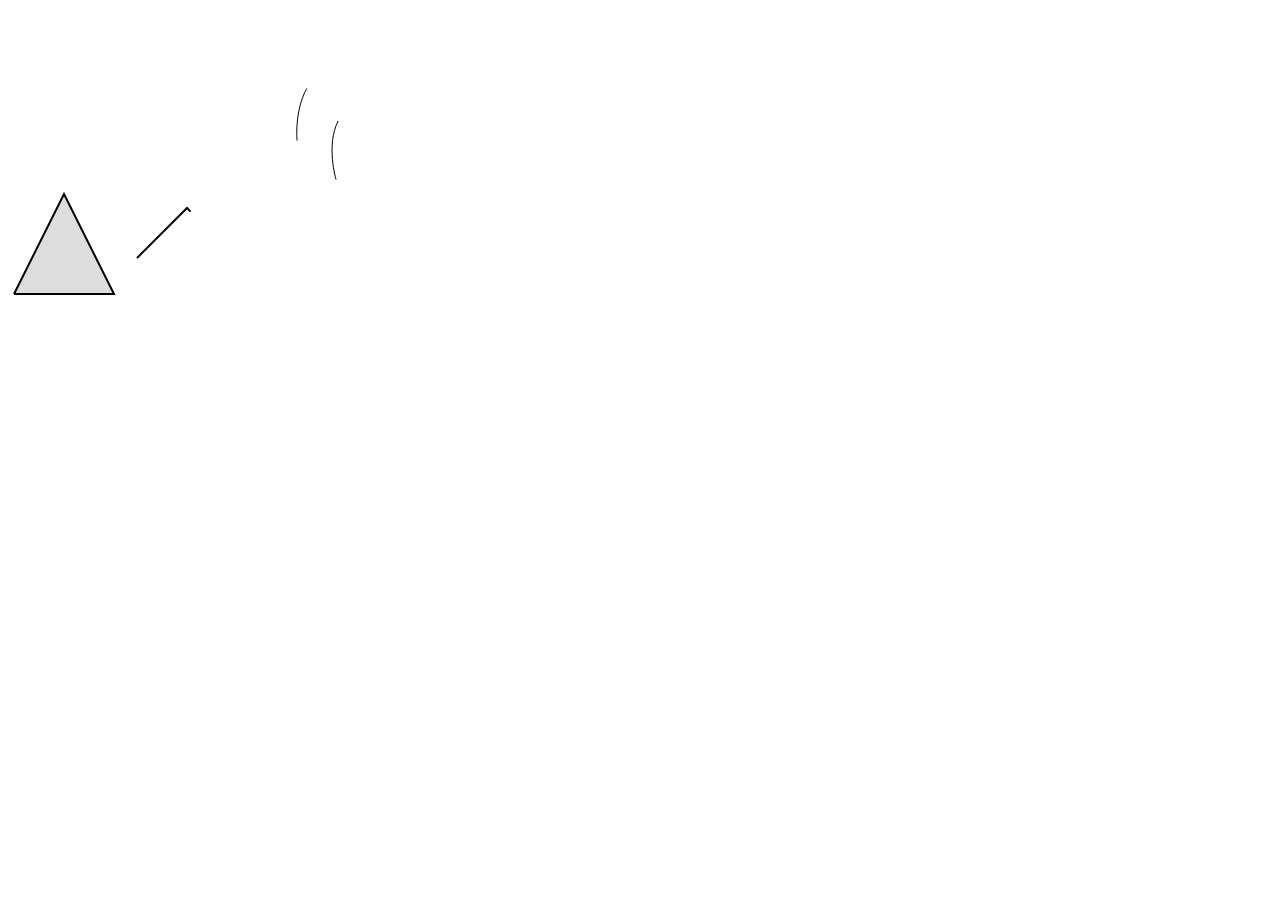
<file: old/bower_components/walkway.js/example/index.html>
<!DOCTYPE html>
<html>
  <head>
    <title>Walkway.js Example</title>
    <script src="../src/walkway.js"></script>
  </head>
  <body>
    <svg width="120" height="120" id="triangle" xmlns="http://www.w3.org/2000/svg" xmlns:svg="http://www.w3.org/2000/svg">
      <!-- Created with SVG-edit - http://svg-edit.googlecode.com/ -->
      <g>
      <title>triangle</title>
      <path stroke-width="2" stroke="#000000" fill="#DDDDDD" d="m6,106l50,-100l50,100l-100,0z" />
      </g>
    </svg>
    <svg width="105" height="105" id="diamond" xmlns="http://www.w3.org/2000/svg" xmlns:svg="http://www.w3.org/2000/svg">
      <!-- Created with SVG-edit - http://svg-edit.googlecode.com/ -->
      <g>
      <title>Layer 1</title>
      <path d="m5,55l50,-50l50,50l-50,50l-50,-50z" fill="none" stroke="#000000" stroke-width="2" fill="#000000"/>
      </g>
    </svg>
    <svg version="1.1" id="tester" xmlns:svg="http://www.w3.org/2000/svg" x="0px" y="0px" width="300px" height="300px" viewBox="0 0 300 300" enable-background="new 0 0 300 300" xml:space="preserve">
      <path fill="none" stroke="#000000" stroke-miterlimit="10" d="M56.1,132.6c0,0-8.1-78.7,57.9-78.2s88.3-23.9,67.5,36.5s-10.7,67.2-56.9,59S72.8,165.1,56.1,132.6z"/>
      <path fill="none" stroke="#000000" stroke-miterlimit="10" d="M95.1,171.7c0,0-26.3-86.8,54.9-82.7s96.9-41.1,81.2,4.1s22.8,80.2-35.5,87.3S111.4,201.7,95.1,171.7z"/>
    </svg>
    <script>
        document.addEventListener('DOMContentLoaded', function() {
          // Overwriting defaults
        var svg = new Walkway('#triangle');

        svg.draw(function() {
          console.dir('Finished triangle!');
        });

        var svg2 = new Walkway({
          selector: '#diamond',
          duration: 2500,
          // linear easing
          easing: 'linear'
        });

        svg2.draw(function() {
          console.dir('Finished diamond!');
        });

        var svg3 = new Walkway({
          selector: '#tester',
          duration: 5000,
          easing: 'linear'
        });

        svg3.draw(function() {
          console.log('Finished test shape!');
        });
      });
    </script>
  </body>
</html>
</file>
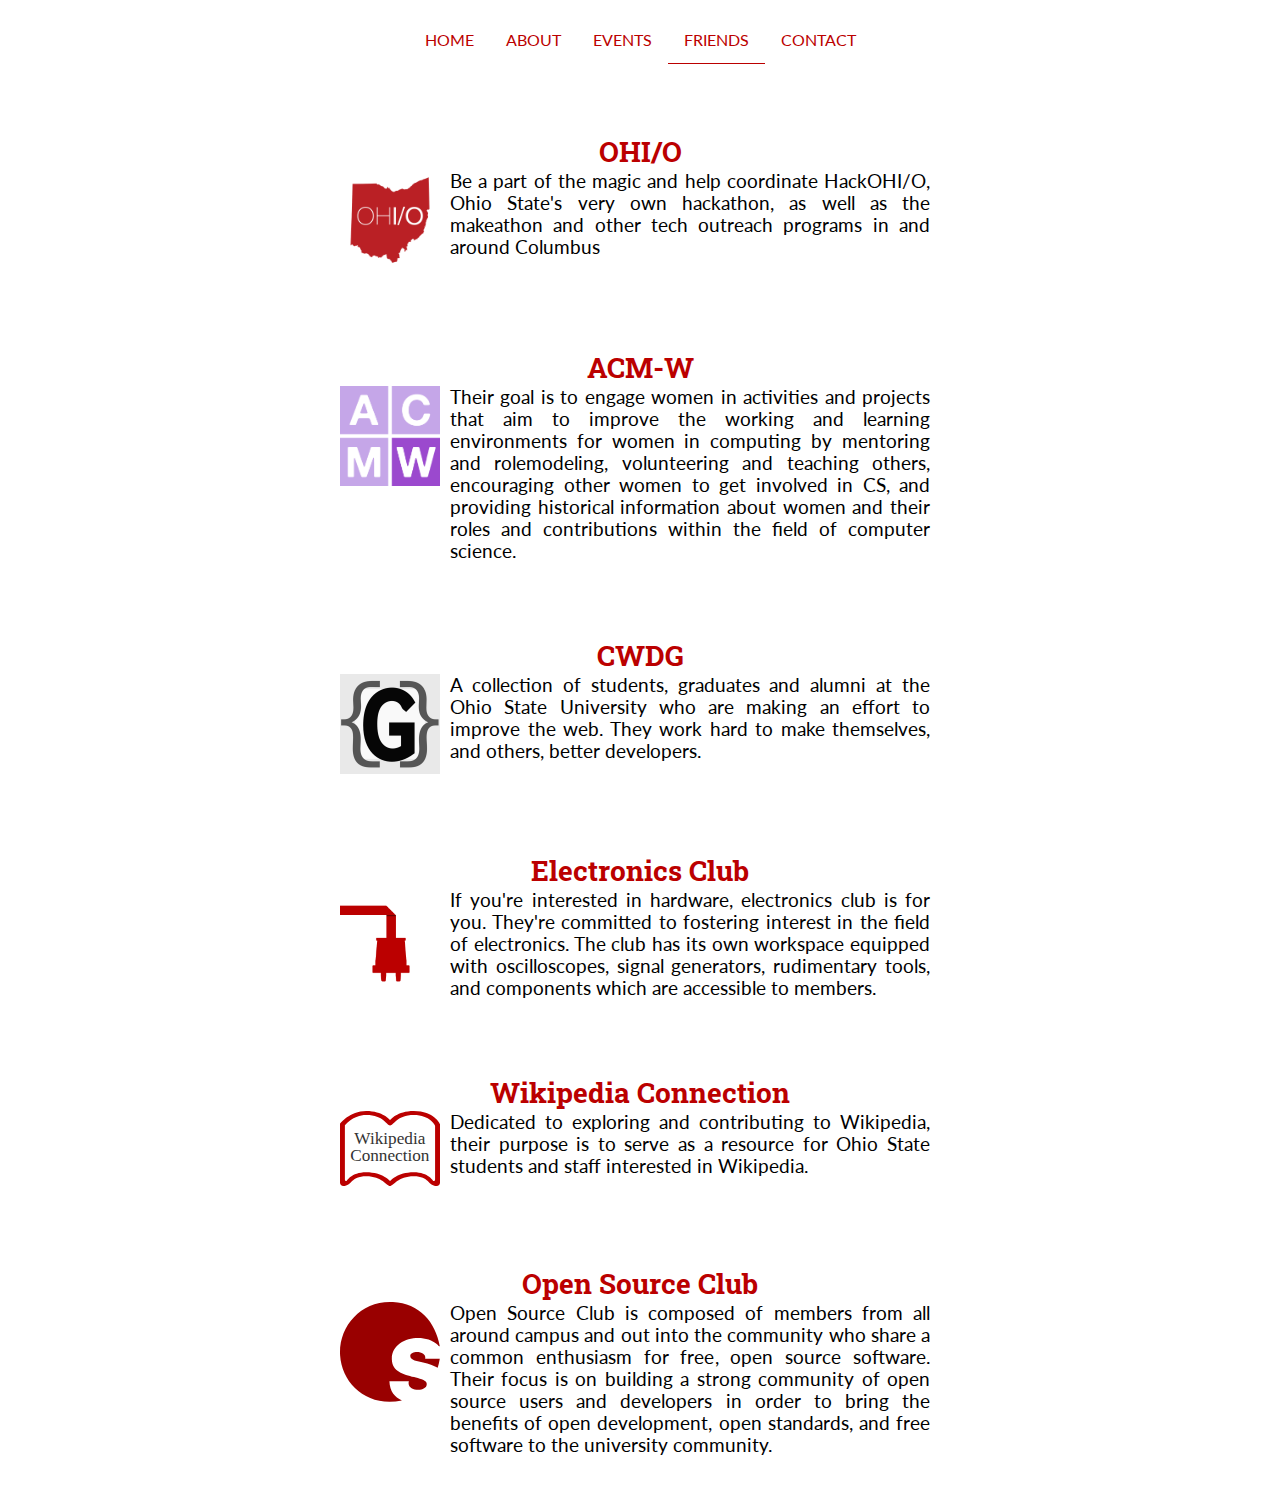
<file: friends.html>
<!DOCTYPE html>
<html>
    <head>
        <title>Buckeye Hackers | Tech Culture at OSU
	</title>
        <meta charset="utf-8">
        <meta http-equiv="X-UA-Compatible" content="IE=edge">
        <meta name="viewport" content="width=device-width, initial-scale=1">
        <link rel="stylesheet" type="text/css" href="css/font-awesome.min.css">
        <link rel="stylesheet" type="text/css" href="css/base.css">
        <!-- ****** Favicons generated via faviconit.com ****** -->
        <link rel="shortcut icon" href="img/favicons/favicon.ico">
        <link rel="icon" sizes="16x16 32x32 64x64" href="img/favicons/favicon.ico">
        <link rel="icon" type="image/png" sizes="196x196" href="img/favicons/favicon-192.png">
        <link rel="icon" type="image/png" sizes="160x160" href="img/favicons/favicon-160.png">
        <link rel="icon" type="image/png" sizes="96x96" href="img/favicons/favicon-96.png">
        <link rel="icon" type="image/png" sizes="64x64" href="img/favicons/favicon-64.png">
        <link rel="icon" type="image/png" sizes="32x32" href="img/favicons/favicon-32.png">
        <link rel="icon" type="image/png" sizes="16x16" href="img/favicons/favicon-16.png">
        <link rel="apple-touch-icon" href="img/favicons/favicon-57.png">
        <link rel="apple-touch-icon" sizes="114x114" href="img/favicons/favicon-114.png">
        <link rel="apple-touch-icon" sizes="72x72" href="img/favicons/favicon-72.png">
        <link rel="apple-touch-icon" sizes="144x144" href="img/favicons/favicon-144.png">
        <link rel="apple-touch-icon" sizes="60x60" href="img/favicons/favicon-60.png">
        <link rel="apple-touch-icon" sizes="120x120" href="img/favicons/favicon-120.png">
        <link rel="apple-touch-icon" sizes="76x76" href="img/favicons/favicon-76.png">
        <link rel="apple-touch-icon" sizes="152x152" href="img/favicons/favicon-152.png">
        <link rel="apple-touch-icon" sizes="180x180" href="img/favicons/favicon-180.png">
        <meta name="msapplication-TileColor" content="#FFFFFF">
        <meta name="msapplication-TileImage" content="img/favicons/favicon-144.png">
        <meta name="msapplication-config" content="/browserconfig.xml">
        <script src="js/nav.js"></script>
    </head>
    <body>
        <nav>
            <ul class="topnav" id="myTopnav">
                <li>
                    <a href="index.html">home</a>
                </li>
                <li>
                    <a href="about.html">about</a>
                </li>
                <li>
                    <a href="events.html">events</a>
                </li>
                <li>
                    <a class="active">friends</a>
                </li>
                <li>
                    <a href="contact.html">contact</a>
                </li>
                <li class="icon">
                    <a href="javascript:void(0);" style="font-size:15px;" onclick="myFunction()">☰</a>
                </li>
            </ul>
        </nav>
        <div class="container">
            <div class="friend">
                <div class="name-wrapper">
                    <a href="http://hack.osu.edu" target="_blank">OHI/O
				</a>
                </div>
                <div class="info-wrapper">
                    <a class="logo" href="http://hack.osu.edu" target="_blank">
                        <img src="img/logos/ohio_logo.png"/>
                    </a>
                    <p>Be a part of the magic and help coordinate HackOHI/O, Ohio State's very own hackathon, as well as the makeathon and other tech outreach programs in and around Columbus
				</p>
                </div>
            </div>
            <div class="friend">
                <div class="name-wrapper">
                    <a class="name" href="https://acmw.org.ohio-state.edu" target="_blank">ACM-W
				</a>
                </div>
                <div class="info-wrapper">
                    <a class="logo" href="https://acmw.org.ohio-state.edu" target="_blank">
                        <img src="img/logos/acmw_logo.png"/>
                    </a>
                    <p>Their goal is to engage women in activities and projects that aim to improve the working and learning environments for women in computing by mentoring and rolemodeling, volunteering and teaching others, encouraging other women to get involved in CS, and providing historical information about women and their roles and contributions within the field of computer science.
				</p>
                </div>
            </div>
            <div class="friend">
                <div class="name-wrapper">
                    <a href="http://cwdg.io" target="_blank">CWDG
				</a>
                </div>
                <div class="info-wrapper">
                    <a class="logo" href="http://cwdg.io" target="_blank">
                        <img src="img/logos/cwdg_logo.png"/>
                    </a>
                    <p>A collection of students, graduates and alumni at the Ohio State University who are making an effort to improve the web. They work hard to make themselves, and others, better developers.
				</p>
                </div>
            </div>
            <div class="friend">
                <div class="name-wrapper">
                    <a href="http://electronicsosu.com/" target="_blank">Electronics Club
				</a>
                </div>
                <div class="info-wrapper">
                    <a class="logo" href="http://electronicsosu.com/" target="_blank">
                        <img src="img/logos/electronics_logo.png"/>
                    </a>
                    <p>If you're interested in hardware, electronics club is for you. They're committed to fostering interest in the field of electronics. The club has its own workspace equipped with oscilloscopes, signal generators, rudimentary tools, and components which are accessible to members.
				</p>
                </div>
            </div>
            <div class="friend">
                <div class="name-wrapper">
                    <a href="https://en.wikipedia.org/wiki/Wikipedia:Wikipedia_Connection" target="_blank">Wikipedia Connection
				</a>
                </div>
                <div class="info-wrapper">
                    <a class="logo" href="https://en.wikipedia.org/wiki/Wikipedia:Wikipedia_Connection" target="_blank">
                        <img src="img/logos/wiki_logo.svg"/>
                    </a>
                    <p>Dedicated to exploring and contributing to Wikipedia, their purpose is to serve as a resource for Ohio State students and staff interested in Wikipedia.
				</p>
                </div>
            </div>
            <div class="friend">
                <div class="name-wrapper">
                    <a href="https://opensource.osu.edu" target="_blank">Open Source Club
				</a>
                </div>
                <div class="info-wrapper">
                    <a class="logo" href="https://opensource.osu.edu" target="_blank">
                        <img src="img/logos/osc_logo.svg"/>
                    </a>
                    <p>Open Source Club is composed of members from all around campus and out into the community who share a common enthusiasm for free, open source software. Their focus is on building a strong community of open source users and developers in order to bring the benefits of open development, open standards, and free software to the university community.
				</p>
                </div>
            </div>
        </div>
    </body>
</html>
</file>
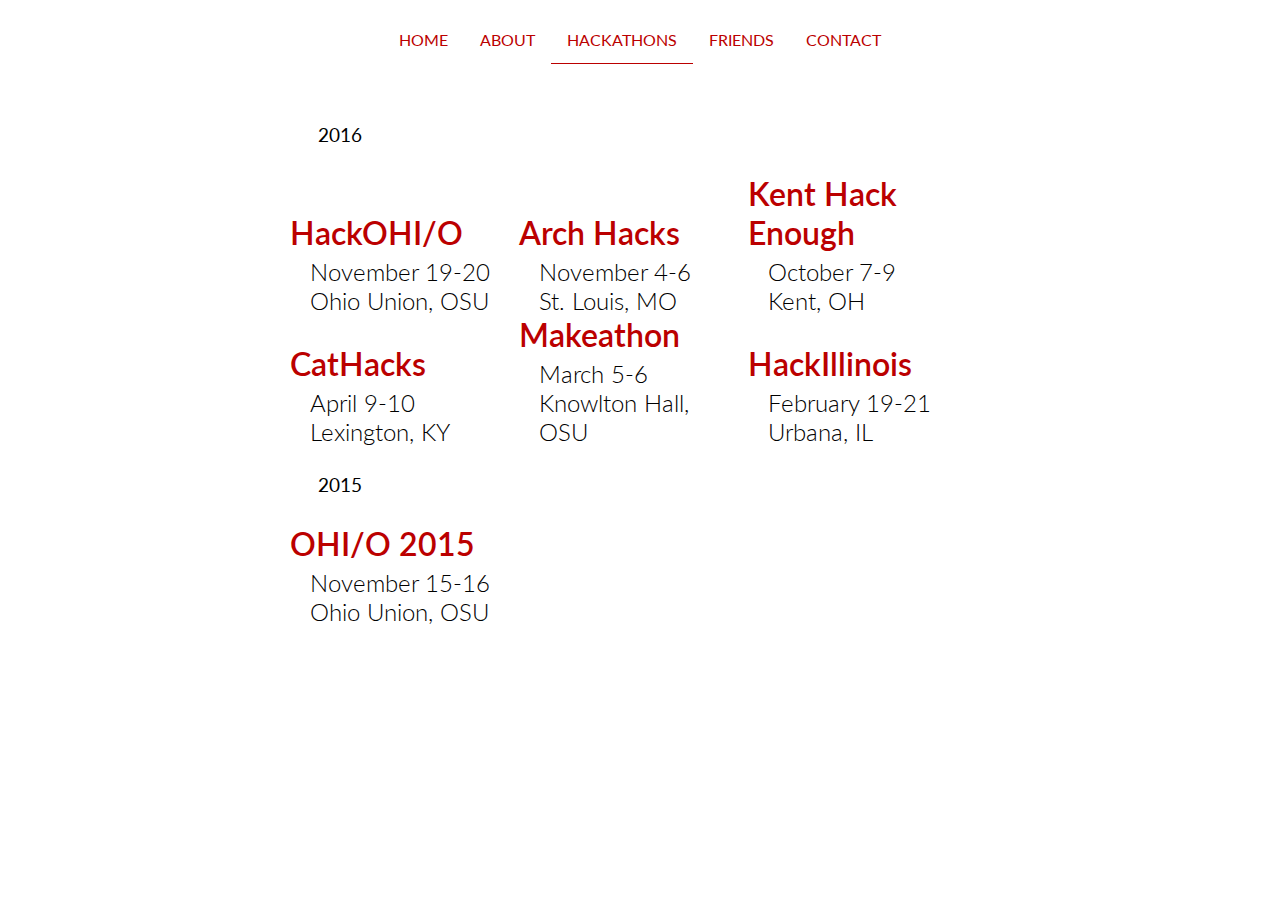
<file: hackathons.html>
<!DOCTYPE html>
<html>
    <head>
        <title>Buckeye Hackers | Tech Culture at OSU
	</title>
        <meta charset="utf-8">
        <meta http-equiv="X-UA-Compatible" content="IE=edge">
        <meta name="viewport" content="width=device-width, initial-scale=1">
        <link rel="stylesheet" type="text/css" href="css/font-awesome.min.css">
        <link rel="stylesheet" type="text/css" href="css/base.css">
        <!-- ****** Favicons generated via faviconit.com ****** -->
        <link rel="shortcut icon" href="img/favicons/favicon.ico">
        <link rel="icon" sizes="16x16 32x32 64x64" href="img/favicons/favicon.ico">
        <link rel="icon" type="image/png" sizes="196x196" href="img/favicons/favicon-192.png">
        <link rel="icon" type="image/png" sizes="160x160" href="img/favicons/favicon-160.png">
        <link rel="icon" type="image/png" sizes="96x96" href="img/favicons/favicon-96.png">
        <link rel="icon" type="image/png" sizes="64x64" href="img/favicons/favicon-64.png">
        <link rel="icon" type="image/png" sizes="32x32" href="img/favicons/favicon-32.png">
        <link rel="icon" type="image/png" sizes="16x16" href="img/favicons/favicon-16.png">
        <link rel="apple-touch-icon" href="img/favicons/favicon-57.png">
        <link rel="apple-touch-icon" sizes="114x114" href="img/favicons/favicon-114.png">
        <link rel="apple-touch-icon" sizes="72x72" href="img/favicons/favicon-72.png">
        <link rel="apple-touch-icon" sizes="144x144" href="img/favicons/favicon-144.png">
        <link rel="apple-touch-icon" sizes="60x60" href="img/favicons/favicon-60.png">
        <link rel="apple-touch-icon" sizes="120x120" href="img/favicons/favicon-120.png">
        <link rel="apple-touch-icon" sizes="76x76" href="img/favicons/favicon-76.png">
        <link rel="apple-touch-icon" sizes="152x152" href="img/favicons/favicon-152.png">
        <link rel="apple-touch-icon" sizes="180x180" href="img/favicons/favicon-180.png">
        <meta name="msapplication-TileColor" content="#FFFFFF">
        <meta name="msapplication-TileImage" content="img/favicons/favicon-144.png">
        <meta name="msapplication-config" content="/browserconfig.xml">
        <script src="js/nav.js"></script>
    </head>
    <body>
        <nav>
            <ul class="topnav" id="myTopnav">
                <li>
                    <a href="index.html">home</a>
                </li>
                <li>
                    <a href="about.html">about</a>
                </li>
                <li>
                    <a class="active">hackathons</a>
                </li>
                <li>
                    <a href="friends.html">friends</a>
                </li>
                <li>
                    <a href="contact.html">contact</a>
                </li>
                <li class="icon">
                    <a href="javascript:void(0);" style="font-size:15px;" onclick="myFunction()">☰</a>
                </li>
            </ul>
        </nav>
        <div class="container">
            <div class="row year-div">2016</div>
            <div class="event-container">
                <div class="event block third vertical">
                    <a class="name" href="http://hack.osu.edu/2016" target="_blank">HackOHI/O</a>
                    <p class="date">November 19-20

</br>Ohio Union, OSU
                    </p></div>
<div class="event block third vertical">
    <a class="name" href="https://archhacks.io/" target="_blank">Arch Hacks</a>
    <p class="date">November 4-6

</br>St. Louis, MO
                    </p></div>
<div class="event block third vertical">
    <a class="name" href="https://khe.io/" target="_blank">Kent Hack Enough</a>
    <p class="date">October 7-9

</br>Kent, OH
                    </p></div>
<div class="event block third vertical">
    <a class="name" href="http://cathacks.cs.uky.edu" target="_blank">CatHacks</a>
    <p class="date">April 9-10

</br>Lexington, KY
                    </p></div>
<div class="event block third vertical">
    <a class="name" href="http://make-oh.io" target="_blank">Makeathon</a>
    <p class="date">March 5-6

</br>Knowlton Hall, OSU
                    </p></div>
<div class="event block third vertical">
    <a class="name" href="https://www.hackillinois.org/" target="_blank">HackIllinois</a>
    <p class="date">February 19-21

</br>Urbana, IL
                    </p></div></div><div class="row year-div">2015</div>
<div class="event-container">
    <div class="event block third vertical">
        <a class="name" href="http://hack.osu.edu" target="_blank">OHI/O  2015</a>
        <p class="date">November 15-16

</br>Ohio Union, OSU
                    </p></div></div></div></body></html>
</file>
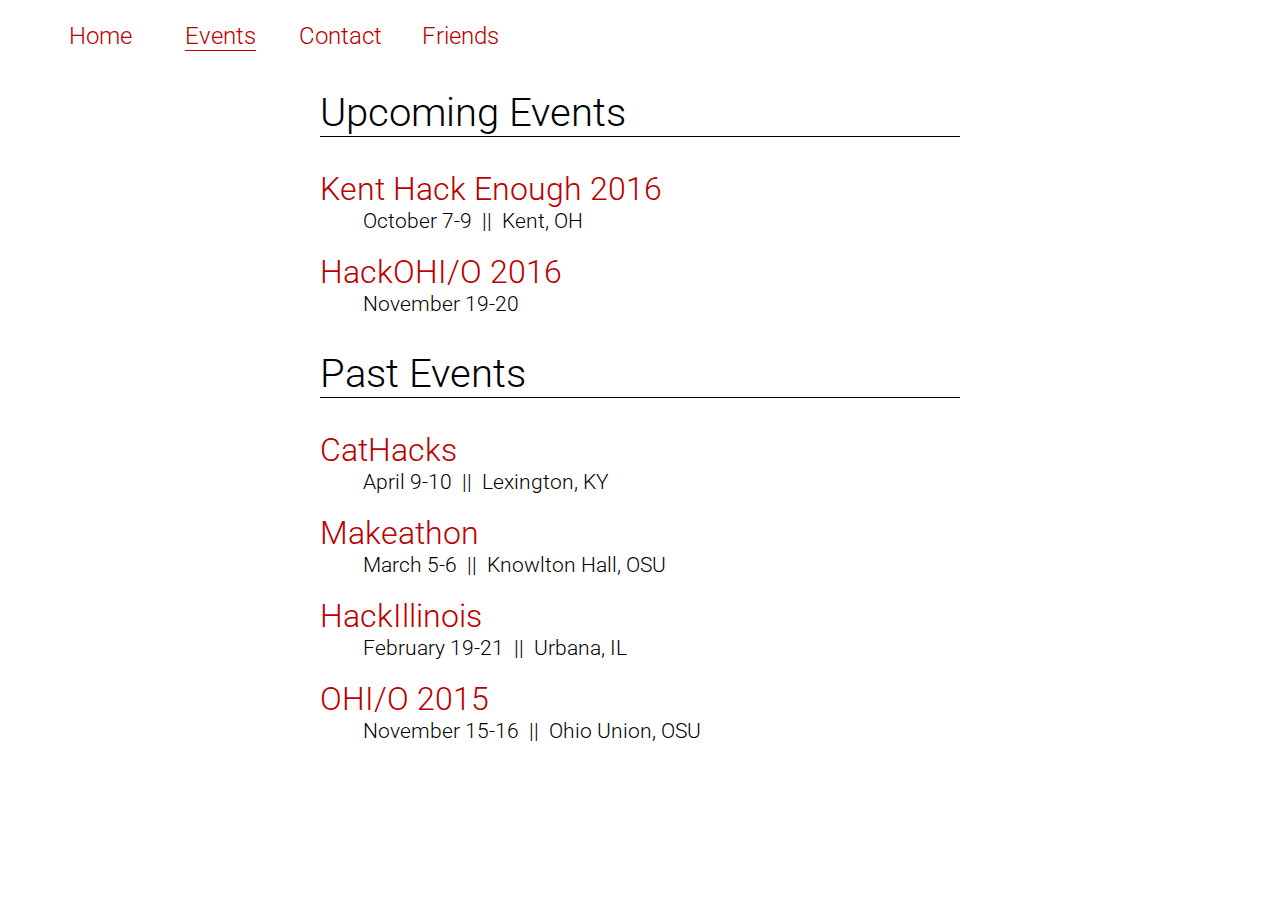
<file: old/events.html>
<!DOCTYPE html>
<html>
<head>
	<title>
		Buckeye Hackers | Events
	</title>
	<meta charset="utf-8">
	<meta http-equiv="X-UA-Compatible" content="IE=edge">
	<meta name="viewport" content="width=device-width, initial-scale=1">
	<link rel="stylesheet" type="text/css" href="css/mystyle.css">
	<link rel="stylesheet" type="text/css" href="css/animate.css">
	<link href='https://fonts.googleapis.com/css?family=Roboto:100,300' rel='stylesheet' type='text/css'>
	<link rel="stylesheet" type="text/css" href="css/whhg.css">
	<link rel="stylesheet" type="text/css" href="css/font-awesome.min.css">

	<!-- ****** Favicons generated via faviconit.com ****** -->
	<link rel="shortcut icon" href="img/favicons/favicon.ico">
	<link rel="icon" sizes="16x16 32x32 64x64" href="img/favicons/favicon.ico">
	<link rel="icon" type="image/png" sizes="196x196" href="img/favicons/favicon-192.png">
	<link rel="icon" type="image/png" sizes="160x160" href="img/favicons/favicon-160.png">
	<link rel="icon" type="image/png" sizes="96x96" href="img/favicons/favicon-96.png">
	<link rel="icon" type="image/png" sizes="64x64" href="img/favicons/favicon-64.png">
	<link rel="icon" type="image/png" sizes="32x32" href="img/favicons/favicon-32.png">
	<link rel="icon" type="image/png" sizes="16x16" href="img/favicons/favicon-16.png">
	<link rel="apple-touch-icon" href="img/favicons/favicon-57.png">
	<link rel="apple-touch-icon" sizes="114x114" href="img/favicons/favicon-114.png">
	<link rel="apple-touch-icon" sizes="72x72" href="img/favicons/favicon-72.png">
	<link rel="apple-touch-icon" sizes="144x144" href="img/favicons/favicon-144.png">
	<link rel="apple-touch-icon" sizes="60x60" href="img/favicons/favicon-60.png">
	<link rel="apple-touch-icon" sizes="120x120" href="img/favicons/favicon-120.png">
	<link rel="apple-touch-icon" sizes="76x76" href="img/favicons/favicon-76.png">
	<link rel="apple-touch-icon" sizes="152x152" href="img/favicons/favicon-152.png">
	<link rel="apple-touch-icon" sizes="180x180" href="img/favicons/favicon-180.png">
	<meta name="msapplication-TileColor" content="#FFFFFF">
	<meta name="msapplication-TileImage" content="img/favicons/favicon-144.png">
	<meta name="msapplication-config" content="/browserconfig.xml">
</head>
<body>
	<header>
	<nav>
	<ul>
	<li><a href="/">Home</a></li>
	<li><a  class="active">Events</a></li>
	<li><a href="/contact">Contact</a></li>
	<li><a href="/friends">Friends</a></li>
	</ul>
	</nav>
	</header>

	<div class="events_container">
        <h2 class="events_header animated flipInX">Upcoming Events</h2>

        <div class="event animated eventfadeIn">
			<a class="name" href="https://khe.io/" target="_blank">Kent Hack Enough 2016</a>
            <h3 class="date">October&nbsp7-9&nbsp&nbsp||&nbsp&nbspKent,&nbspOH</h3>
        </div>
        <div class="event animated eventfadeIn">
			<a class="name" href="http://hack.osu.edu" target="_blank">HackOHI/O 2016</a>
            <h3 class="date">November&nbsp19-20</h3>
        </div>

        <h2 class="events_header animated flipInX">Past Events</h2>

        <div class="event animated eventfadeIn">
            <a class="name" href="http://cathacks.cs.uky.edu" target="_blank">CatHacks</a>
            <h3 class="date">April&nbsp9-10&nbsp&nbsp||&nbsp&nbspLexington,&nbspKY</h3>
        </div>
        <div class="event animated eventfadeIn">
            <a class="name" href="http://make-oh.io" target="_blank">Makeathon</a>
            <h3 class="date">March&nbsp5-6&nbsp&nbsp||&nbsp&nbspKnowlton&nbspHall,&nbspOSU</h3>
        </div>
        <div class="event animated eventfadeIn">
            <a class="name" href="https://www.hackillinois.org/" target="_blank">HackIllinois</a>
            <h3 class="date">February&nbsp19-21&nbsp&nbsp||&nbsp&nbspUrbana,&nbspIL</h3>
        </div>
        <div class="event animated eventfadeIn">
            <a class="name" href="http://hack.osu.edu" target="_blank">OHI/O&nbsp2015</a>
            <h3 class="date">November&nbsp15-16&nbsp&nbsp||&nbsp&nbspOhio&nbspUnion,&nbspOSU</h3>
        </div>
	</div>
</body>
</html>
</file>
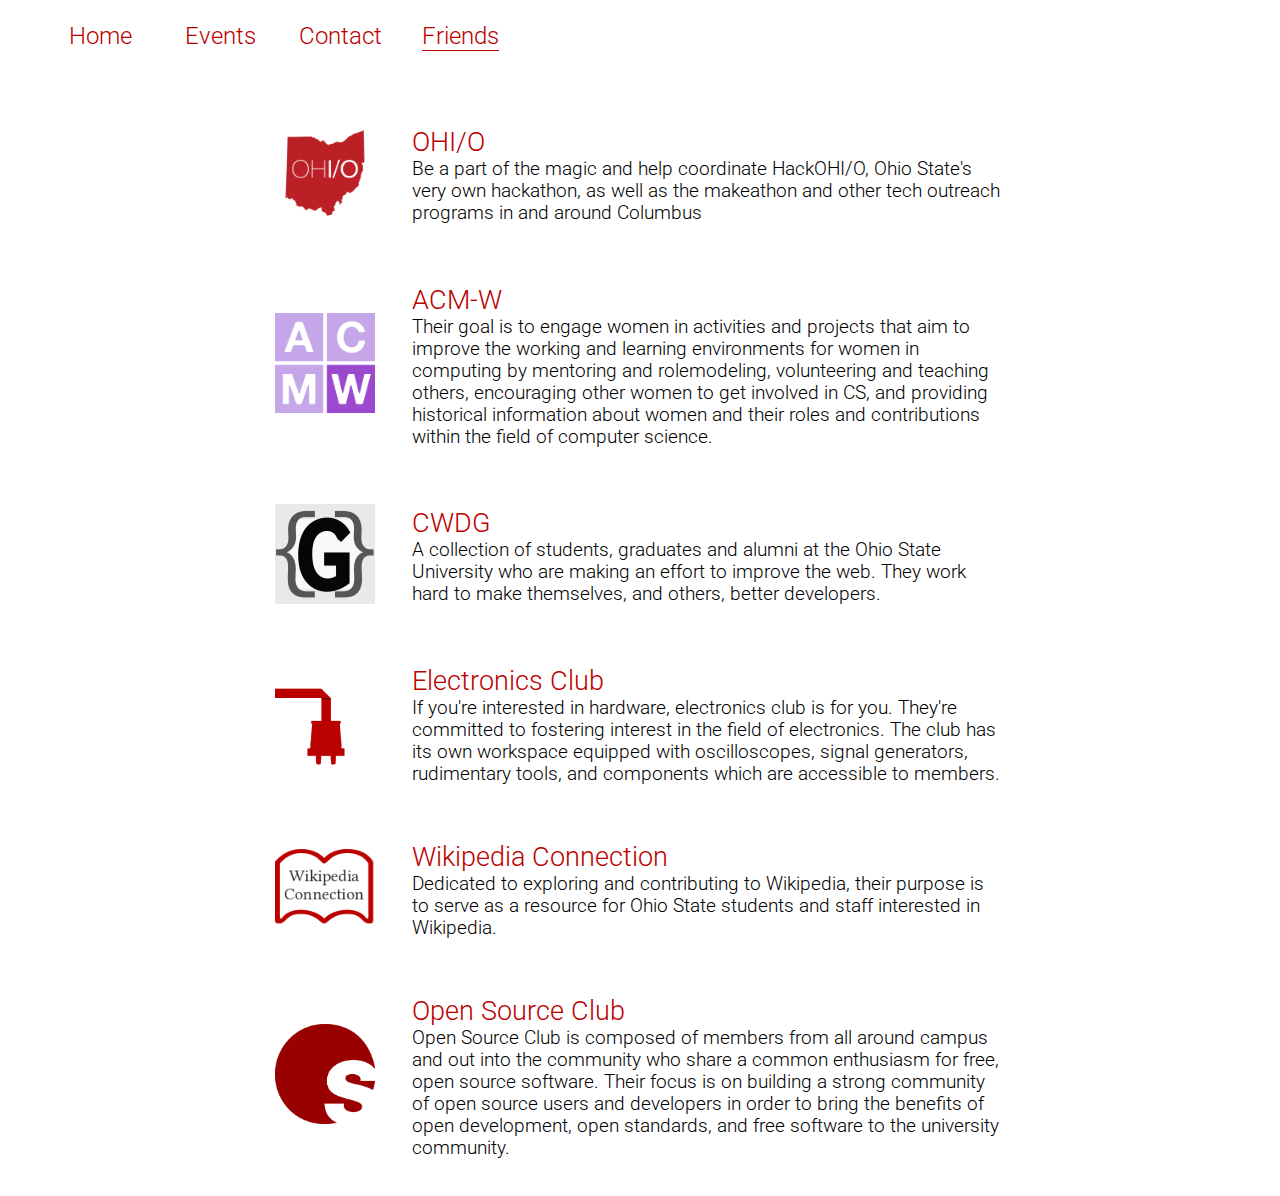
<file: old/friends.html>
<!DOCTYPE html>
<html>
<head>
	<title>
		Buckeye Hackers | Friends
	</title>
	<meta charset="utf-8">
	<meta http-equiv="X-UA-Compatible" content="IE=edge">
	<meta name="viewport" content="width=device-width, initial-scale=1">
	<link rel="stylesheet" type="text/css" href="css/mystyle.css">
	<link rel="stylesheet" type="text/css" href="css/animate.css">
	<link href='https://fonts.googleapis.com/css?family=Roboto:100,300' rel='stylesheet' type='text/css'>
	<link rel="stylesheet" type="text/css" href="css/whhg.css">
	<link rel="stylesheet" type="text/css" href="css/font-awesome.min.css">

	<!-- ****** Favicons generated via faviconit.com ****** -->
	<link rel="shortcut icon" href="img/favicons/favicon.ico">
	<link rel="icon" sizes="16x16 32x32 64x64" href="img/favicons/favicon.ico">
	<link rel="icon" type="image/png" sizes="196x196" href="img/favicons/favicon-192.png">
	<link rel="icon" type="image/png" sizes="160x160" href="img/favicons/favicon-160.png">
	<link rel="icon" type="image/png" sizes="96x96" href="img/favicons/favicon-96.png">
	<link rel="icon" type="image/png" sizes="64x64" href="img/favicons/favicon-64.png">
	<link rel="icon" type="image/png" sizes="32x32" href="img/favicons/favicon-32.png">
	<link rel="icon" type="image/png" sizes="16x16" href="img/favicons/favicon-16.png">
	<link rel="apple-touch-icon" href="img/favicons/favicon-57.png">
	<link rel="apple-touch-icon" sizes="114x114" href="img/favicons/favicon-114.png">
	<link rel="apple-touch-icon" sizes="72x72" href="img/favicons/favicon-72.png">
	<link rel="apple-touch-icon" sizes="144x144" href="img/favicons/favicon-144.png">
	<link rel="apple-touch-icon" sizes="60x60" href="img/favicons/favicon-60.png">
	<link rel="apple-touch-icon" sizes="120x120" href="img/favicons/favicon-120.png">
	<link rel="apple-touch-icon" sizes="76x76" href="img/favicons/favicon-76.png">
	<link rel="apple-touch-icon" sizes="152x152" href="img/favicons/favicon-152.png">
	<link rel="apple-touch-icon" sizes="180x180" href="img/favicons/favicon-180.png">
	<meta name="msapplication-TileColor" content="#FFFFFF">
	<meta name="msapplication-TileImage" content="img/favicons/favicon-144.png">
	<meta name="msapplication-config" content="/browserconfig.xml">
</head>
<body>
	<header>
	<nav>
	<ul>
	<li><a href="/">Home</a></li>
	<li><a href="/events">Events</a></li>
	<li><a href="/contact">Contact</a></li>
	<li><a class="active">Friends</a></li>
	</ul>
	</nav>
	</header>

	<div class="friends_container">
        <div class="friend">
			<a href="http://hack.osu.edu" target="_blank">
				<img class="logo" src="img/ohio_logo.png"/>
			</a>
        	<div class="info">
				<a class="name" href="http://hack.osu.edu" target="_blank">
					OHI/O
				</a>
				<p class="desc">
					Be a part of the magic and help coordinate HackOHI/O, Ohio State's very own hackathon, as well as the makeathon and other tech outreach programs in and around Columbus
				</p>
        	</div>
        </div>
        <div class="friend">
        	<a href="https://acmw.org.ohio-state.edu" target="_blank">
				<img class="logo" src="img/acmw_logo.png"/>
			</a>
        	<div class="info">
				<a class="name" href="https://acmw.org.ohio-state.edu" target="_blank">
					ACM-W
				</a>
				<p class="desc">
					Their goal is to engage women in activities and projects that aim to improve the working and learning environments for women in computing by mentoring and rolemodeling, volunteering and teaching others, encouraging other women to get involved in CS, and providing historical information about women and their roles and contributions within the field of computer science.
				</p>
        	</div>
        </div>
        <div class="friend">
        	<a href="http://cwdg.io" target="_blank">
				<img class="logo" src="img/cwdg_logo.png"/>
			</a>
        	<div class="info">
				<a class="name" href="http://cwdg.io" target="_blank">
					CWDG
				</a>
				<p class="desc">
					A collection of students, graduates and alumni at the Ohio State University who are making an effort to improve the web. They work hard to make themselves, and others, better developers.
				</p>
        	</div>
        </div>
        <div class="friend">
        	<a href="http://electronicsosu.com/" target="_blank">
				<img class="logo" src="img/electronics_logo.png"/>
			</a>
        	<div class="info">
				<a class="name" href="http://electronicsosu.com/" target="_blank">
					Electronics Club
				</a>
				<p class="desc">
					If you're interested in hardware, electronics club is for you. They're committed to fostering interest in the field of electronics. The club has its own workspace equipped with oscilloscopes, signal generators, rudimentary tools, and components which are accessible to members.
				</p>
        	</div>
        </div>
        <div class="friend">
        	<a href="https://en.wikipedia.org/wiki/Wikipedia:Wikipedia_Connection" target="_blank">
				<img class="logo" src="img/wiki_logo.png"/>
			</a>
        	<div class="info">
				<a class="name" href="https://en.wikipedia.org/wiki/Wikipedia:Wikipedia_Connection" target="_blank">
					Wikipedia Connection
				</a>
				<p class="desc">
					Dedicated to exploring and contributing to Wikipedia, their purpose is to serve as a resource for Ohio State students and staff interested in Wikipedia.
				</p>
        	</div>
        </div>
        <div class="friend">
        	<a href="https://opensource.osu.edu" target="_blank">
				<img class="logo" src="img/osc_logo.png"/>
			</a>
        	<div class="info">
				<a class="name" href="https://opensource.osu.edu" target="_blank">
					Open Source Club
				</a>
				<p class="desc">
					Open Source Club is composed of members from all around campus and out into the community who share a common enthusiasm for free, open source software. Their focus is on building a strong community of open source users and developers in order to bring the benefits of open development, open standards, and free software to the university community.
				</p>
        	</div>
        </div>
	</div>
</body>
</html>
</file>
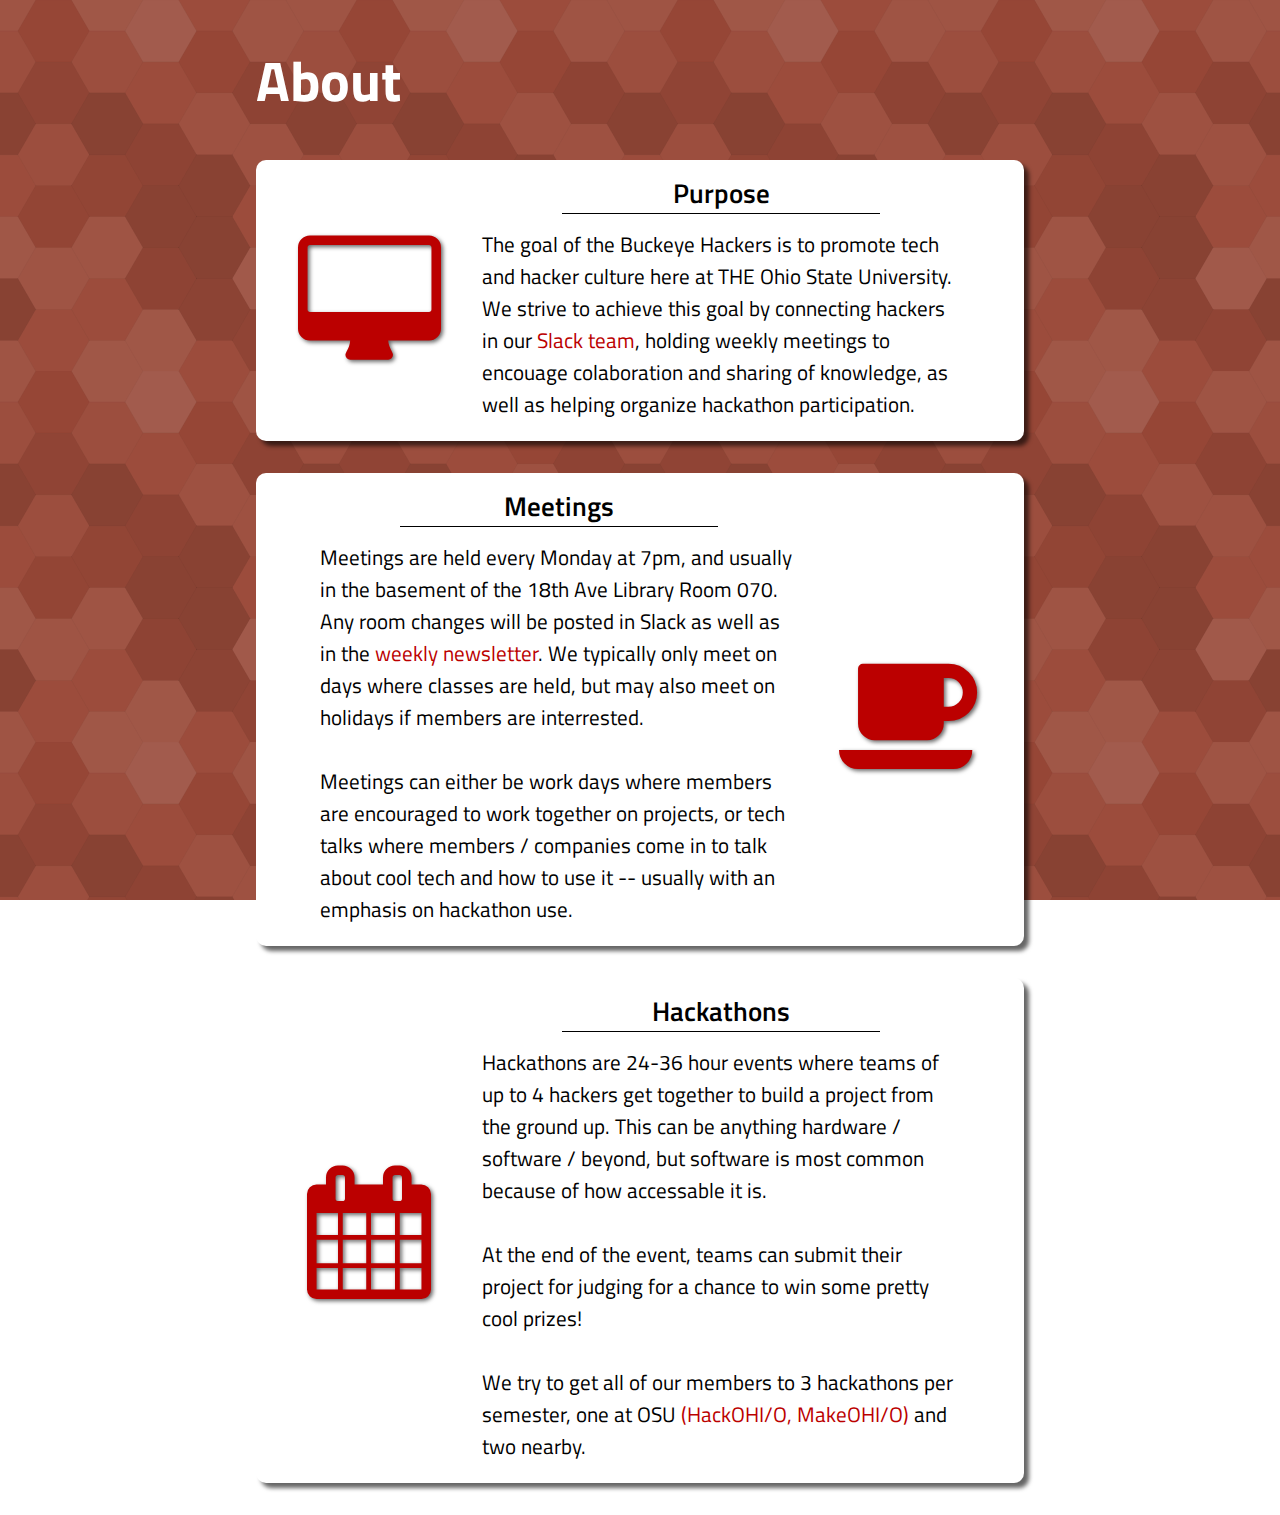
<file: update/about.html>
<!DOCTYPE html>
<html lang="en">
<head>
    <meta charset="utf-8">
    <meta http-equiv="X-UA-Compatible" content="IE=edge">
    <meta name="viewport" content="width=device-width, initial-scale=1">
    <!-- The above 3 meta tags *must* come first in the head; any other head content must come *after* these tags -->
    <title>About Buckeye Hackers</title>
    <link rel="stylesheet" type="text/css" href="css/style.css">
    <link href="css/font-awesome.min.css" rel="stylesheet">
    <link href="https://fonts.googleapis.com/css?family=Titillium+Web:400,600,700" rel="stylesheet">
<body>
    <h1 id="title">About</h1>
    <div class="block">
        <div class="icon">
            <i class="fa fa-desktop"></i>
        </div>
        <div class="content right">
            <div class="content-header">
                Purpose
            </div>
            The goal of the Buckeye Hackers is to promote tech and hacker culture here at THE Ohio State University.
            We strive to achieve this goal by connecting hackers in our <a href="http://buckeyehackers.slack.com" target="_blank">Slack team</a>, holding weekly meetings to encouage colaboration and sharing of knowledge, as well as helping organize hackathon participation.
        </div>
    </div>
    <div class="block">
        <div class="content left">
            <div class="content-header">
                Meetings
            </div>
            Meetings are held every Monday at 7pm, and usually in the basement of the 18th Ave Library Room 070. Any room changes will be posted in Slack as well as in the <a href="http://eepurl.com/bcC_Xn" target="_blank"s>weekly newsletter</a>. We typically only meet on days where classes are held, but may also meet on holidays if members are interrested.
            <br/><br/>
            Meetings can either be work days where members are encouraged to work together on projects, or tech talks where members / companies come in to talk about cool tech and how to use it -- usually with an emphasis on hackathon use.
        </div>
        <div class="icon">
            <i class="fa fa-coffee"></i>
        </div>
    </div>
    <div class="block">
        <div class="icon">
            <i class="fa fa-calendar"></i>
        </div>
        <div class="content right">
            <div class="content-header">
                Hackathons
            </div>
            Hackathons are 24-36 hour events where teams of up to 4 hackers get together to build a project from the ground up. This can be anything hardware / software / beyond, but software is most common because of how accessable it is.
            <br/><br/>
            At the end of the event, teams can submit their project for judging for a chance to win some pretty cool prizes!
            <br/><br/>
            We try to get all of our members to 3 hackathons per semester, one at OSU <a href="http://hack.osu.edu" target="_blank">(HackOHI/O, MakeOHI/O)</a> and two nearby.
        </div        
    </div>
</body>
</html>
</file>
<file: css/base.css>
@import url('https://fonts.googleapis.com/css?family=Cutive+Mono|Lato|Roboto+Slab:700'); /*******NavBar*******/
nav {
    display: flex;
    font-family: 'lato', 'sans-serif';
    font-size: 12pt;
    text-transform: uppercase;
    margin-bottom: 1em;
    transition: 0.3s;
}

nav > ul {
    margin-top: 1em;
    padding: 0;
    list-style: none;
    display: flex;
    justify-content: center;
    width: 100%;
    box-sizing: border-box;
    transition: 0.3s;
}

nav > ul > li {
    display: block;
    text-align: center;
    float: left;
    transition: 0.3s;
}

nav > ul > li > a {
    display: inline-block;
    text-align: center;
    padding: 14px 16px;
    transition: 0.3s;
}

nav > ul > li > a.active {
    border-bottom: 1px solid;
    cursor: default;
    box-sizing: border-box;
}

nav > ul > li > a:hover {
    border-bottom: 1px solid;
    color: #bb0000;
}

nav > ul > li.icon {
    display: none;
}

/********Core******/
body {
    font-family: 'Lato', sans-serif;
    margin: 0;
    font-weight: 400;
    padding: 0px;
    font-size: 14pt;
    display: flex;
    align-items: center;
    flex-direction: column;
}

.container {
    background: none;
    max-width: 700px;
    min-height: 100%;
    display: flex;
    flex-direction: column;
    justify-content: center;
}

.content {
    line-height: 1.5em;
    margin: auto;
    text-align: justify;
}

h1 {
    font-weight: 700;
}

.block {
    display: flex;
    background: white;
    /* padding: 5% 10%; */
    flex-direction: column;
}

.block:hover {
}

.row {
    display: flex;
    margin: 1.5em;
    max-width: 600px;
}

.row:nth-child(even) {
}

.block.ta-center {
    text-align: center;
}

.block.half {
    box-sizing: border-box;
    display: inline-flex;
    margin: 0;
    width: 50%;
}

.block.third {
    box-sizing: border-box;
    margin: auto;
    width: 32%;
    display: inline-block;
}

.vertical {
    flex-direction: column;
    align-items: center;
}

.shadow {
    filter: drop-shadow(2px 2px 3px rgba(0,0,0,.5));
}

/*****Buttony things**********/
a {
    color: #bb0000;
    text-decoration: none;
}

a:hover {
    color: #666;
}

.button {
    border: 2px solid;
    padding: .25em .5em;
    border-radius: 10px;
}

.button:hover {
    border: 2px solid #666;
}

#social-media-icons {
    font-size: 21pt;
    display: block;
    text-align: center;
    margin: 1em;
}

/********Home******/
#logo {
    filter: drop-shadow(2px 2px 3px rgba(0,0,0,.5));
    width: 300px;
}

#title {
    font-size: 32pt;
    margin-top: 10px;
}

#meeting-info {
    text-align: center;
    font-size: 18pt;
}

#mailing-list {
    text-align: center;
    margin: 1em;
    font-size: 20pt;
}

/********About******/
.content-header {
    margin-bottom: .5em;
    font-size: 25pt;
    font-family: 'Roboto slab', 'serif';
    font-weight: 700;
    color: #bb0000;
}

/***Events Stuff***/

/****** Events Stuff ******/

.event{
	font-weight: 300;
	margin-bottom: 20px;
}

.events_container{
	margin: 0px 15% 0px 15%;
}

.events_header{
	border-bottom: 1px solid black;
	font-size: -webkit-xxx-large;
	font-weight: 500;
}

.event .name{
	font-size: xx-large;
	font-weight:600;
}

.event .date{
	font-size: x-large;
	font-weight: inherit;
	margin: 0;
	margin-top:5px;
	margin-left: 20px;
}

.event .location{
	font-weight: inherit;
}

.event .desc{
	font-size: large;
	font-weight: inherit;
	margin: 0;
	margin-top:5px;
	margin-left: 20px;
}

/***Friends Stuff***/
.friend {
    margin: 2em auto;
    width: 600px;
    display: flex;
    flex-direction: column;
    justify-content: center;
}

.name-wrapper {
    font-family: 'Roboto Slab', 'serif';
    font-weight: 700;
    display: flex;
    justify-content: center;
    font-size: 21pt;
}

.info-wrapper {
    display: flex;
}

.info-wrapper > p {
    display: flex;
    width: 80%;
    margin: 0 auto;
    text-align: justify;
}

.logo-wrapper {
    display: flex;
    width: 20%;
}

.logo > img {
    width: 100px;
    margin: auto;
}

.friend > .info {
    margin: 1em;
    width: 80%;
}

.friend > .info > .name {
    font-size: 20pt;
    font-family: 'Roboto slab', 'serif';
    font-weight: 700;
    text-align: center;
}

.friend > a:hover {
    opacity: .5;
}

/******** Contact ******/
.officer.block {
    text-align: center;
    align-content: space-between;
    margin: 1em;
}

.officer > img {
    margin: auto;
    border-radius: 10px;
    width: 150px;
    height: 150px;
    display: block;
}

/******** Tablet ********/
@media screen and (max-width: 768px) {
}

/******** nav-width ********/
@media screen and (max-width: 500px) {
    nav {
        position:absolute;
        width: 100%;
        z-index: 2;
    }

    nav > ul {
        display: block;
        background-color: rgba(240,240,240,0.95);
        margin: 0;
    }

    nav > ul > li > a:hover {
        border-bottom: none;
    }

    .container {
        padding-top: 50px;
    }

    nav > ul > li:not(:first-child) {
        display: none;
    }

    nav > ul > li.icon {
        float: right;
        display: inline-block;
    }

    nav > ul.responsive {
        position: relative;
        box-shadow: 1px 1px 1px rgba(0, 0, 0, .3);
    }

    nav > ul.responsive > li.icon {
        position: absolute;
        right: 0;
        top: 0;
    }

    nav > ul.responsive > li {
        float: none;
        display: inline;
    }

    nav > ul.responsive > li > a {
        display: block;
        text-align: left;
    }
}

/******** Mobile L ********/
@media screen and (max-width: 425px) {
    /********Home******/ #logo {
        width: 250px;
    }

    #title {
        font-size: 26pt;
    }

    #mailing-list {
        font-size: 20pt;
    }

    #meeting-info {
        font-size: 16pt;
    }

    #social-media-icons {
        font-size: 21pt;
    }

    /*********** about *****/
    .content-header {
        font-size: 16pt;
    }

    .content {
        font-size: 12pt;
    }

    .row {
        flex-direction: column;
    }

    .block.third {
        width: 100%;
    }

    .friend {
        width: 100%;
    }

    .name-wrapper {
        font-size: 14pt;
    }

    .info-wrapper {
    }

    .info-wrapper > p {
        width: 80%;
        font-size: 12pt;
    }

    .logo-wrapper {
        display: none;
    }

    .logo > img {
        display: none;
    }

    .friend > .info {
        margin: 1em;
        width: 80%;
    }

    .friend > .info > .name {
        font-size: 14pt;
    }
}

/******** Mobile M ********/
@media screen and (max-width: 375px) {
    /********Home******/ #logo {
        width: 200px;
    }

    #title {
        font-size: 21pt;
    }

    #meeting-info {
        font-size: 12pt;
    }

    #mailing-list {
        font-size: 14pt;
    }

    #social-media-icons {
        font-size: 14pt;
    }
}

/******** Mobile S ********/
@media screen and (max-width: 320px) {
}
</file>
<file: old/css/mystyle.css>
/*******NavBar*******/
nav ul {
  margin: 0;
  list-style: none;
  text-align: center;
  overflow: hidden;
  padding-top: 1em;
}
nav li {
  width: 120px;
  line-height: 40px;
  height: 40px;
  float:left;
}
nav a {
  text-decoration: none;
  font-weight: 300;
  font-size: 18pt;
}
nav a.active{cursor: default;border-bottom: 1px solid;}
nav a:hover{border-bottom: 1px solid;}
 
@media screen and (max-width: 520px) {
  nav li{
    float:none;
    width:inherit;
    border-bottom: 1px solid;
  }
  nav ul{padding-left:0;}
}
/********MainPage******/
body {
	color: black;
	font-family: 'Roboto', sans-serif;
	margin: 0;
	font-weight:300;
}

.title {
	margin: 0 auto;
	margin-top: 15px;
	text-align: center;
	font-size: 40pt;
}

.content {
	margin-top: 2em;
	text-align: center;
	font-size:20pt;
}

.tagline {
	font-size: 22pt;
	margin:1em 1em;
}

.time {font-size: 16pt;}

h1 {font-weight: 300;}
h3{font-weight:300;}
.bold {font-weight: 300;}
b{font-weight:300;}

/*****Buttony things**********/
a {
    color: #bb0000;
    text-decoration: none;
}
a:hover {color: #666;}

.button {
   border: 2px solid #bb0000;
   padding: .25em .5em;
   border-radius: 10px;
}
.button:hover {border: 2px solid #666;}

/***Events Stuff***/

.event{
	font-weight: 300;
	margin-bottom: 20px;
}

.events_container{
	padding: 0 25%;
}

.events_header{
	border-bottom: 1px solid black;
	font-size: 30pt;
	font-weight: 300;
}

.event .name{font-size: 24pt;}

.event .date{
	font-size: 16pt;
	font-weight: 300;
	margin: 0;
	margin-left: 2em;
}

/***Friends Stuff***/

.friends_container{
	margin-top:3em;
	padding: 0 20%;
}

.friend{
	font-size:14pt;
	margin-bottom: 1em;
	display: flex;
	align-items:center;
}

.friend .logo{
	width:100px;
	padding:1em;
}
.friend .info{margin:1em;}
.friend .name{font-size:20pt;}
.friend .desc{margin:0;}
.friend a:hover{opacity:.5;}

@media screen and (max-width: 520px) {
  .friend .logo{display:none;}
}
/* Improvements for smaller screens */

@media screen and (max-width: 1200px) { 
  .events_container{padding:0 20%}
  .friends_container{padding:0 15%}
}
@media screen and (max-width: 900px) { 
  .events_container{padding:0 15%}
  .friends_container{padding:0 10%}
}
@media screen and (max-width: 800px) { 
  .events_container{padding:0 10%}
  .friends_container{padding:0 10%}
}

/******** Contact ******/
.split{
	display: inline-block;
	margin: 2em;
}
</file>
<file: old/css/whhg.css>
@font-face {
    font-family: 'WebHostingHub-Glyphs';
    src: url('webhostinghub-glyphs.eot');
    src: url('webhostinghub-glyphs.eot?#iefix') format('embedded-opentype'),
         url('webhostinghub-glyphs.ttf') format('truetype');
    font-weight: normal;
    font-style: normal;
    -moz-font-feature-settings: "calt=0,liga=0";
}
[class^="icon-"], [class*=" icon-"] {font-family:'WebHostingHub-Glyphs';background:none;width:auto;height:auto;font-style:normal}
.icon-aaabattery:before{content:'\f413'}
.icon-abacus:before{content:'\f261'}
.icon-accountfilter:before{content:'\f05e'}
.icon-acsource:before{content:'\f3ea'}
.icon-addfriend:before{content:'\f3da'}
.icon-address:before{content:'\f08f'}
.icon-addshape:before{content:'\f1fd'}
.icon-addtocart:before{content:'\f394'}
.icon-addtolist:before{content:'\f2ac'}
.icon-adjust:before{content:'\f484'}
.icon-adobe:before{content:'\f1c9'}
.icon-ads-bilboard:before{content:'\f082'}
.icon-affiliate:before{content:'\f01e'}
.icon-ajax:before{content:'\f06f'}
.icon-alarm:before{content:'\f233'}
.icon-alarmalt:before{content:'\f23d'}
.icon-album-cover:before{content:'\f19f'}
.icon-alertalt:before{content:'\f2b4'}
.icon-alertpay:before{content:'\f269'}
.icon-algorhythm:before{content:'\f0b8'}
.icon-alienship:before{content:'\f41f'}
.icon-alienware:before{content:'\f3be'}
.icon-align-center:before{content:'\f1d9'}
.icon-align-justify:before{content:'\f1da'}
.icon-align-left:before{content:'\f1d7'}
.icon-align-right:before{content:'\f1d8'}
.icon-alignbottomedge:before{content:'\f1d3'}
.icon-alignhorizontalcenter:before{content:'\f1d2'}
.icon-alignleftedge:before{content:'\f1d6'}
.icon-alignrightedge:before{content:'\f1d5'}
.icon-aligntopedge:before{content:'\f1d4'}
.icon-alignverticalcenter:before{content:'\f1d1'}
.icon-amd:before{content:'\f020'}
.icon-analogdown:before{content:'\f2cb'}
.icon-analogleft:before{content:'\f2c8'}
.icon-analogright:before{content:'\f2c9'}
.icon-analogup:before{content:'\f2ca'}
.icon-analytics-piechart:before{content:'\f000'}
.icon-analyticsalt-piechartalt:before{content:'\f001'}
.icon-anchor-port:before{content:'\f21d'}
.icon-android:before{content:'\f12a'}
.icon-angrybirds:before{content:'\f3c1'}
.icon-antenna:before{content:'\f3ec'}
.icon-apache-feather:before{content:'\f056'}
.icon-aperture:before{content:'\f356'}
.icon-appointment-agenda:before{content:'\f26c'}
.icon-archive:before{content:'\f171'}
.icon-arrow-down:before{content:'\f2fe'}
.icon-arrow-left:before{content:'\f305'}
.icon-arrow-right:before{content:'\f304'}
.icon-arrow-up:before{content:'\f301'}
.icon-asterisk:before{content:'\f317'}
.icon-asteriskalt:before{content:'\002a'}
.icon-at:before{content:'\40'}
.icon-atari:before{content:'\f3b9'}
.icon-authentication-keyalt:before{content:'\f051'}
.icon-automobile-car:before{content:'\f239'}
.icon-autorespond:before{content:'\f08e'}
.icon-avatar:before{content:'\f15a'}
.icon-avataralt:before{content:'\f161'}
.icon-avengers:before{content:'\f342'}
.icon-awstats:before{content:'\f04c'}
.icon-axe:before{content:'\f2ef'}
.icon-backup-vault:before{content:'\f004'}
.icon-backupalt-vaultalt:before{content:'\f005'}
.icon-backupwizard:before{content:'\f05f'}
.icon-backward:before{content:'\f183'}
.icon-bag:before{content:'\f234'}
.icon-baloon:before{content:'\f405'}
.icon-ban-circle:before{content:'\f313'}
.icon-banana:before{content:'\f3f4'}
.icon-bandwidth:before{content:'\f006'}
.icon-bank:before{content:'\f262'}
.icon-barchart:before{content:'\f02f'}
.icon-barchartalt:before{content:'\f07d'}
.icon-barcode:before{content:'\f276'}
.icon-basecamp:before{content:'\f160'}
.icon-basketball:before{content:'\f2e9'}
.icon-bat:before{content:'\f3d3'}
.icon-batman:before{content:'\f348'}
.icon-batteryaltcharging:before{content:'\f104'}
.icon-batteryaltfull:before{content:'\f101'}
.icon-batteryaltsixty:before{content:'\f102'}
.icon-batteryaltthird:before{content:'\f103'}
.icon-batterycharged:before{content:'\f0f4'}
.icon-batterycharging:before{content:'\f0f3'}
.icon-batteryeighty:before{content:'\f0f9'}
.icon-batteryempty:before{content:'\f0f5'}
.icon-batteryforty:before{content:'\f0f7'}
.icon-batteryfull:before{content:'\f0fa'}
.icon-batterysixty:before{content:'\f0f8'}
.icon-batterytwenty:before{content:'\f0f6'}
.icon-bed:before{content:'\f2b9'}
.icon-beer:before{content:'\f244'}
.icon-bell:before{content:'\2407'}
.icon-bigger:before{content:'\f30a'}
.icon-bill:before{content:'\f278'}
.icon-binary:before{content:'\f087'}
.icon-binoculars-searchalt:before{content:'\f2a0'}
.icon-birdhouse:before{content:'\f390'}
.icon-birthday:before{content:'\f36b'}
.icon-bishop:before{content:'\f2f9'}
.icon-blackberry:before{content:'\f421'}
.icon-blankstare:before{content:'\f13e'}
.icon-blogger-blog:before{content:'\f167'}
.icon-bluetooth:before{content:'\f12b'}
.icon-bluetoothconnected:before{content:'\f386'}
.icon-boardgame:before{content:'\f2d9'}
.icon-boat:before{content:'\f21a'}
.icon-bold:before{content:'\f1f4'}
.icon-bomb:before{content:'\f2dc'}
.icon-bone:before{content:'\f35f'}
.icon-book:before{content:'\f1ba'}
.icon-bookmark:before{content:'\f143'}
.icon-boombox:before{content:'\f195'}
.icon-bottle:before{content:'\f361'}
.icon-bow:before{content:'\f2ee'}
.icon-bowling:before{content:'\f2f3'}
.icon-bowlingpins:before{content:'\f3d2'}
.icon-bowtie:before{content:'\f37f'}
.icon-boxtrapper-mousetrap:before{content:'\f046'}
.icon-braces:before{content:'\f0b4'}
.icon-braille0:before{content:'\f44b'}
.icon-braille1:before{content:'\f44c'}
.icon-braille2:before{content:'\f44d'}
.icon-braille3:before{content:'\f44e'}
.icon-braille4:before{content:'\f44f'}
.icon-braille5:before{content:'\f450'}
.icon-braille6:before{content:'\f451'}
.icon-braille7:before{content:'\f452'}
.icon-braille8:before{content:'\f453'}
.icon-braille9:before{content:'\f454'}
.icon-braillea:before{content:'\f431'}
.icon-brailleb:before{content:'\f432'}
.icon-braillec:before{content:'\f433'}
.icon-brailled:before{content:'\f434'}
.icon-braillee:before{content:'\f435'}
.icon-braillef:before{content:'\f436'}
.icon-brailleg:before{content:'\f437'}
.icon-brailleh:before{content:'\f438'}
.icon-braillei:before{content:'\f439'}
.icon-braillej:before{content:'\f43a'}
.icon-braillek:before{content:'\f43b'}
.icon-braillel:before{content:'\f43c'}
.icon-braillem:before{content:'\f43d'}
.icon-braillen:before{content:'\f43e'}
.icon-brailleo:before{content:'\f43f'}
.icon-braillep:before{content:'\f440'}
.icon-brailleq:before{content:'\f441'}
.icon-brailler:before{content:'\f442'}
.icon-brailles:before{content:'\f443'}
.icon-braillespace:before{content:'\f455'}
.icon-braillet:before{content:'\f444'}
.icon-brailleu:before{content:'\f445'}
.icon-braillev:before{content:'\f446'}
.icon-braillew:before{content:'\f447'}
.icon-braillex:before{content:'\f448'}
.icon-brailley:before{content:'\f449'}
.icon-braillez:before{content:'\f44a'}
.icon-brain:before{content:'\f3e3'}
.icon-bread:before{content:'\f42f'}
.icon-breakable:before{content:'\f41c'}
.icon-briefcase:before{content:'\f25e'}
.icon-briefcasethree:before{content:'\f25f'}
.icon-briefcasetwo:before{content:'\f0a2'}
.icon-brightness:before{content:'\f10a'}
.icon-brightnessfull:before{content:'\f10b'}
.icon-brightnesshalf:before{content:'\f10c'}
.icon-broom:before{content:'\f40a'}
.icon-browser:before{content:'\f159'}
.icon-brush:before{content:'\f1b8'}
.icon-bucket:before{content:'\f1b5'}
.icon-bug:before{content:'\f0a7'}
.icon-bullhorn:before{content:'\f287'}
.icon-bus:before{content:'\f241'}
.icon-businesscardalt:before{content:'\f137'}
.icon-buttona:before{content:'\f2bf'}
.icon-buttonb:before{content:'\f2c0'}
.icon-buttonx:before{content:'\f2c1'}
.icon-buttony:before{content:'\f2c2'}
.icon-cactus-desert:before{content:'\f22c'}
.icon-calculator:before{content:'\f258'}
.icon-calculatoralt:before{content:'\f265'}
.icon-calendar:before{content:'\f20f'}
.icon-calendaralt-cronjobs:before{content:'\f0a1'}
.icon-camera:before{content:'\f19b'}
.icon-candle:before{content:'\f29a'}
.icon-candy:before{content:'\f42d'}
.icon-candycane:before{content:'\f37d'}
.icon-cannon:before{content:'\f401'}
.icon-canvas:before{content:'\f1c8'}
.icon-canvasrulers:before{content:'\f205'}
.icon-capacitator:before{content:'\f3e8'}
.icon-capslock:before{content:'\21ea'}
.icon-captainamerica:before{content:'\f341'}
.icon-carrot:before{content:'\f3f2'}
.icon-cashregister:before{content:'\f26e'}
.icon-cassette:before{content:'\f377'}
.icon-cd-dvd:before{content:'\f0cd'}
.icon-certificate:before{content:'\f277'}
.icon-certificatealt:before{content:'\f058'}
.icon-certificatethree:before{content:'\f059'}
.icon-cgi:before{content:'\f086'}
.icon-cgicenter:before{content:'\f079'}
.icon-chair:before{content:'\2441'}
.icon-chat:before{content:'\f162'}
.icon-check:before{content:'\f310'}
.icon-checkboxalt:before{content:'\f311'}
.icon-checkin:before{content:'\f223'}
.icon-checkinalt:before{content:'\f227'}
.icon-chef:before{content:'\f3ce'}
.icon-cherry:before{content:'\f35d'}
.icon-chevron-down:before{content:'\f48b'}
.icon-chevron-left:before{content:'\f489'}
.icon-chevron-right:before{content:'\f488'}
.icon-chevron-up:before{content:'\f48a'}
.icon-chevrons:before{content:'\f0b5'}
.icon-chicken:before{content:'\f359'}
.icon-chocolate:before{content:'\f367'}
.icon-christiancross:before{content:'\f40f'}
.icon-christmastree:before{content:'\f37b'}
.icon-chrome:before{content:'\f14e'}
.icon-cigarette:before{content:'\f229'}
.icon-circle-arrow-down:before{content:'\f475'}
.icon-circle-arrow-left:before{content:'\f472'}
.icon-circle-arrow-right:before{content:'\f473'}
.icon-circle-arrow-up:before{content:'\f474'}
.icon-circleadd:before{content:'\f0d1'}
.icon-circledelete:before{content:'\f0d2'}
.icon-circledown:before{content:'\f3c7'}
.icon-circleleft:before{content:'\f3c6'}
.icon-circleright:before{content:'\f3c9'}
.icon-circleselect:before{content:'\f0d3'}
.icon-circleselection:before{content:'\f1b1'}
.icon-circleup:before{content:'\f3c8'}
.icon-clearformatting:before{content:'\f1e7'}
.icon-clipboard-paste:before{content:'\f0cb'}
.icon-clockalt-timealt:before{content:'\f22b'}
.icon-closetab:before{content:'\f170'}
.icon-closewindow:before{content:'\f16e'}
.icon-cloud:before{content:'\f0b9'}
.icon-clouddownload:before{content:'\f0bb'}
.icon-cloudhosting:before{content:'\f007'}
.icon-cloudsync:before{content:'\f0bc'}
.icon-cloudupload:before{content:'\f0ba'}
.icon-clubs:before{content:'\f2f6'}
.icon-cmd:before{content:'\f33a'}
.icon-cms:before{content:'\f036'}
.icon-cmsmadesimple:before{content:'\f0b0'}
.icon-codeigniter:before{content:'\f077'}
.icon-coffee:before{content:'\f235'}
.icon-coffeebean:before{content:'\f366'}
.icon-cog:before{content:'\f00f'}
.icon-colocation:before{content:'\f024'}
.icon-colocationalt:before{content:'\f023'}
.icon-colors:before{content:'\f1e6'}
.icon-comment:before{content:'\f12c'}
.icon-commentout:before{content:'\f080'}
.icon-commentround:before{content:'\f155'}
.icon-commentroundempty:before{content:'\f156'}
.icon-commentroundtyping:before{content:'\f157'}
.icon-commentroundtypingempty:before{content:'\f158'}
.icon-commenttyping:before{content:'\f12d'}
.icon-compass:before{content:'\263c'}
.icon-concretefive:before{content:'\f0af'}
.icon-contact-businesscard:before{content:'\f040'}
.icon-controllernes:before{content:'\f2d2'}
.icon-controllerps:before{content:'\f2d1'}
.icon-controllersnes:before{content:'\f2d3'}
.icon-controlpanel:before{content:'\f008'}
.icon-controlpanelalt:before{content:'\f009'}
.icon-cooling:before{content:'\f00a'}
.icon-coppermine:before{content:'\f0a4'}
.icon-copy:before{content:'\f0c9'}
.icon-copyright:before{content:'\00a9'}
.icon-coupon:before{content:'\f254'}
.icon-cpanel:before{content:'\f072'}
.icon-cplusplus:before{content:'\f0b1'}
.icon-cpu-processor:before{content:'\f002'}
.icon-cpualt-processoralt:before{content:'\f003'}
.icon-crayon:before{content:'\f383'}
.icon-createfile:before{content:'\f0c6'}
.icon-createfolder:before{content:'\f0da'}
.icon-creativecommons:before{content:'\f1fc'}
.icon-creditcard:before{content:'\f279'}
.icon-cricket:before{content:'\f418'}
.icon-croisant:before{content:'\f29f'}
.icon-crop:before{content:'\f1af'}
.icon-crown:before{content:'\f28f'}
.icon-csharp:before{content:'\f0b2'}
.icon-cssthree:before{content:'\f06a'}
.icon-cup-coffeealt:before{content:'\f24b'}
.icon-cupcake:before{content:'\f35b'}
.icon-curling:before{content:'\f3d7'}
.icon-cursor:before{content:'\f0dc'}
.icon-cut-scissors:before{content:'\f0ca'}
.icon-dagger:before{content:'\2020'}
.icon-danger:before{content:'\f415'}
.icon-dart:before{content:'\f3d4'}
.icon-darthvader:before{content:'\f34a'}
.icon-database:before{content:'\f00b'}
.icon-databaseadd:before{content:'\f00c'}
.icon-databasedelete:before{content:'\f00d'}
.icon-davidstar:before{content:'\f40e'}
.icon-dcsource:before{content:'\f3e9'}
.icon-dedicatedserver:before{content:'\f00e'}
.icon-deletefile:before{content:'\f0c7'}
.icon-deletefolder:before{content:'\f0db'}
.icon-delicious:before{content:'\f152'}
.icon-designcontest:before{content:'\f351'}
.icon-desklamp:before{content:'\f412'}
.icon-dialpad:before{content:'\f399'}
.icon-diamond:before{content:'\2666'}
.icon-diamonds:before{content:'\f2f7'}
.icon-die-dice:before{content:'\f2d8'}
.icon-diefive:before{content:'\f3fb'}
.icon-diefour:before{content:'\f3fa'}
.icon-dieone:before{content:'\f3f7'}
.icon-diesix:before{content:'\f3fc'}
.icon-diethree:before{content:'\f3f9'}
.icon-dietwo:before{content:'\f3f8'}
.icon-diode:before{content:'\f3e7'}
.icon-director:before{content:'\f2ae'}
.icon-diskspace:before{content:'\f096'}
.icon-distributehorizontalcenters:before{content:'\f1dc'}
.icon-distributeverticalcenters:before{content:'\f1db'}
.icon-divide:before{content:'\00f7'}
.icon-dna:before{content:'\f409'}
.icon-dnszone:before{content:'\f07f'}
.icon-document:before{content:'\f0c2'}
.icon-doghouse:before{content:'\f38f'}
.icon-dollar:before{content:'\24'}
.icon-dollaralt:before{content:'\f259'}
.icon-dolphinsoftware:before{content:'\f064'}
.icon-domain:before{content:'\f01d'}
.icon-domainaddon:before{content:'\f053'}
.icon-domino:before{content:'\f3d5'}
.icon-donut:before{content:'\f3ca'}
.icon-downleft:before{content:'\f2ff'}
.icon-download:before{content:'\f47b'}
.icon-download-alt:before{content:'\f11a'}
.icon-downright:before{content:'\f300'}
.icon-draft:before{content:'\f172'}
.icon-dreamweaver:before{content:'\f1d0'}
.icon-dribbble:before{content:'\f14c'}
.icon-dropmenu:before{content:'\f0a5'}
.icon-drupal:before{content:'\f075'}
.icon-drwho:before{content:'\f3c0'}
.icon-edit:before{content:'\f47c'}
.icon-editalt:before{content:'\f0f2'}
.icon-egg:before{content:'\f407'}
.icon-eightball:before{content:'\f36e'}
.icon-eject:before{content:'\f199'}
.icon-elipse:before{content:'\f1bc'}
.icon-emailalt:before{content:'\f136'}
.icon-emailexport:before{content:'\f176'}
.icon-emailforward:before{content:'\f175'}
.icon-emailforwarders:before{content:'\f049'}
.icon-emailimport:before{content:'\f177'}
.icon-emailrefresh:before{content:'\f174'}
.icon-emailtrace:before{content:'\f091'}
.icon-emergency:before{content:'\f246'}
.icon-emptycart:before{content:'\f395'}
.icon-enter:before{content:'\f323'}
.icon-envelope:before{content:'\f028'}
.icon-equalizer:before{content:'\f18e'}
.icon-equalizeralt:before{content:'\f18f'}
.icon-equals:before{content:'\f30c'}
.icon-eraser:before{content:'\f1f1'}
.icon-erroralt:before{content:'\f05a'}
.icon-euro:before{content:'\20ac'}
.icon-euroalt:before{content:'\f25a'}
.icon-evernote:before{content:'\f17c'}
.icon-exchange-currency:before{content:'\f26b'}
.icon-exclamation-sign:before{content:'\f04a'}
.icon-excludeshape:before{content:'\f200'}
.icon-exit:before{content:'\f324'}
.icon-explorerwindow:before{content:'\f0d9'}
.icon-exportfile:before{content:'\f32f'}
.icon-exposure:before{content:'\f1de'}
.icon-extinguisher:before{content:'\f2b7'}
.icon-eye-close:before{content:'\f481'}
.icon-eye-open:before{content:'\f2b5'}
.icon-eye-view:before{content:'\f280'}
.icon-eyedropper:before{content:'\f1ad'}
.icon-facebook:before{content:'\f140'}
.icon-facebookalt:before{content:'\f14b'}
.icon-facetime-video:before{content:'\f19c'}
.icon-factory:before{content:'\f27a'}
.icon-fantastico:before{content:'\f0ae'}
.icon-faq:before{content:'\f099'}
.icon-fast-backward:before{content:'\f47e'}
.icon-fast-forward:before{content:'\f47f'}
.icon-fastdown:before{content:'\f31d'}
.icon-fastleft:before{content:'\f31a'}
.icon-fastright:before{content:'\f31b'}
.icon-fastup:before{content:'\f31c'}
.icon-favoritefile:before{content:'\f381'}
.icon-favoritefolder:before{content:'\f382'}
.icon-featheralt-write:before{content:'\f1c5'}
.icon-fedora:before{content:'\f3f1'}
.icon-fence:before{content:'\f2af'}
.icon-file:before{content:'\f0d6'}
.icon-film:before{content:'\f19d'}
.icon-filmstrip:before{content:'\f3ed'}
.icon-filter:before{content:'\f05c'}
.icon-finder:before{content:'\f398'}
.icon-fire:before{content:'\f27f'}
.icon-firefox:before{content:'\f420'}
.icon-firewall:before{content:'\f021'}
.icon-firewire:before{content:'\f0fc'}
.icon-firstaid:before{content:'\f2ba'}
.icon-fish:before{content:'\f35a'}
.icon-fishbone:before{content:'\f42b'}
.icon-flag:before{content:'\f487'}
.icon-flagalt:before{content:'\f232'}
.icon-flagtriangle:before{content:'\f20b'}
.icon-flash:before{content:'\f1cf'}
.icon-flashlight:before{content:'\f299'}
.icon-flashplayer:before{content:'\f070'}
.icon-flaskfull:before{content:'\f27e'}
.icon-flickr:before{content:'\f146'}
.icon-flower:before{content:'\f2a5'}
.icon-flowernew:before{content:'\f3a8'}
.icon-folder-close:before{content:'\f094'}
.icon-folder-open:before{content:'\f483'}
.icon-foldertree:before{content:'\f0f0'}
.icon-font:before{content:'\f1ae'}
.icon-foodtray:before{content:'\f3d0'}
.icon-football-soccer:before{content:'\f2eb'}
.icon-forbiddenalt:before{content:'\f314'}
.icon-forest-tree:before{content:'\f217'}
.icon-forestalt-treealt:before{content:'\f21c'}
.icon-fork:before{content:'\22d4'}
.icon-forklift:before{content:'\f29b'}
.icon-form:before{content:'\f08c'}
.icon-forrst:before{content:'\f14d'}
.icon-fort:before{content:'\f400'}
.icon-forward:before{content:'\f182'}
.icon-fourohfour:before{content:'\f09d'}
.icon-foursquare:before{content:'\f42a'}
.icon-freeway:before{content:'\f24a'}
.icon-fridge:before{content:'\f40d'}
.icon-fries:before{content:'\f36a'}
.icon-ftp:before{content:'\f029'}
.icon-ftpaccounts:before{content:'\f07b'}
.icon-ftpsession:before{content:'\f07c'}
.icon-fullscreen:before{content:'\f485'}
.icon-gameboy:before{content:'\f403'}
.icon-gamecursor:before{content:'\f2d0'}
.icon-gasstation:before{content:'\f216'}
.icon-gearfour:before{content:'\f3a7'}
.icon-ghost:before{content:'\f2da'}
.icon-gift:before{content:'\f260'}
.icon-github:before{content:'\f081'}
.icon-glass:before{content:'\f236'}
.icon-glasses:before{content:'\f295'}
.icon-glassesalt:before{content:'\f39d'}
.icon-globe:before{content:'\f01b'}
.icon-globealt:before{content:'\f36c'}
.icon-glue:before{content:'\f36d'}
.icon-gmail:before{content:'\f150'}
.icon-golf:before{content:'\f2f1'}
.icon-googledrive:before{content:'\f163'}
.icon-googleplus:before{content:'\f165'}
.icon-googlewallet:before{content:'\f270'}
.icon-gpsoff-gps:before{content:'\f21e'}
.icon-gpson:before{content:'\f21f'}
.icon-gpu-graphicscard:before{content:'\f108'}
.icon-gradient:before{content:'\2207'}
.icon-grails:before{content:'\f085'}
.icon-greenlantern:before{content:'\f340'}
.icon-greenlightbulb:before{content:'\f406'}
.icon-grooveshark:before{content:'\f3a2'}
.icon-groups-friends:before{content:'\f134'}
.icon-guitar:before{content:'\f19a'}
.icon-halflife:before{content:'\f3ba'}
.icon-halo:before{content:'\f3bb'}
.icon-hamburger:before{content:'\f2b3'}
.icon-hammer:before{content:'\f291'}
.icon-hand-down:before{content:'\f387'}
.icon-hand-left:before{content:'\f389'}
.icon-hand-right:before{content:'\f388'}
.icon-hand-up:before{content:'\f0dd'}
.icon-handcuffs:before{content:'\f393'}
.icon-handdrag:before{content:'\f0de'}
.icon-handtwofingers:before{content:'\f0df'}
.icon-hanger:before{content:'\f2ab'}
.icon-happy:before{content:'\f13c'}
.icon-harrypotter:before{content:'\f38b'}
.icon-hdd:before{content:'\f02a'}
.icon-hdtv:before{content:'\f1a0'}
.icon-headphones:before{content:'\f180'}
.icon-headphonesalt:before{content:'\f1a3'}
.icon-heart:before{content:'\f131'}
.icon-heartempty-love:before{content:'\f132'}
.icon-hearts:before{content:'\f2f4'}
.icon-helicopter:before{content:'\f3e4'}
.icon-hexagon-polygon:before{content:'\f1be'}
.icon-hockey:before{content:'\f3d9'}
.icon-home:before{content:'\21b8'}
.icon-homealt:before{content:'\f02b'}
.icon-hospital:before{content:'\f247'}
.icon-hotdog:before{content:'\f3cc'}
.icon-hotlinkprotection:before{content:'\f050'}
.icon-hourglassalt:before{content:'\f122'}
.icon-html:before{content:'\f068'}
.icon-htmlfive:before{content:'\f069'}
.icon-hydrant:before{content:'\f3ff'}
.icon-icecream:before{content:'\f2a4'}
.icon-icecreamalt:before{content:'\f289'}
.icon-illustrator:before{content:'\f1ce'}
.icon-imac:before{content:'\f0fb'}
.icon-images-gallery:before{content:'\f09f'}
.icon-importcontacts:before{content:'\f092'}
.icon-importfile:before{content:'\f32e'}
.icon-inbox:before{content:'\f17a'}
.icon-inboxalt:before{content:'\f178'}
.icon-incomingcall:before{content:'\f15d'}
.icon-indent-left:before{content:'\f1f2'}
.icon-indent-right:before{content:'\f1f3'}
.icon-indexmanager:before{content:'\f09e'}
.icon-infinity:before{content:'\221e'}
.icon-info-sign:before{content:'\f315'}
.icon-infographic:before{content:'\f336'}
.icon-ink:before{content:'\f3f6'}
.icon-inkpen:before{content:'\f1ac'}
.icon-insertbarchart:before{content:'\f1e5'}
.icon-insertpicture:before{content:'\f1e0'}
.icon-insertpicturecenter:before{content:'\f1e3'}
.icon-insertpictureleft:before{content:'\f1e1'}
.icon-insertpictureright:before{content:'\f1e2'}
.icon-insertpiechart:before{content:'\f1e4'}
.icon-instagram:before{content:'\f14a'}
.icon-install:before{content:'\f128'}
.icon-intel:before{content:'\f01f'}
.icon-intersection:before{content:'\2229'}
.icon-intersectshape:before{content:'\f1ff'}
.icon-invert:before{content:'\f1df'}
.icon-invoice:before{content:'\f3e5'}
.icon-ipcontrol:before{content:'\f08b'}
.icon-iphone:before{content:'\f0e6'}
.icon-ipod:before{content:'\f190'}
.icon-ironman:before{content:'\f349'}
.icon-islam:before{content:'\f410'}
.icon-island:before{content:'\f392'}
.icon-italic:before{content:'\f1f5'}
.icon-jar:before{content:'\f2b6'}
.icon-jason:before{content:'\f38c'}
.icon-java:before{content:'\f083'}
.icon-joomla:before{content:'\f073'}
.icon-joystickarcade:before{content:'\f2d4'}
.icon-joystickatari:before{content:'\f2d5'}
.icon-jquery:before{content:'\f06b'}
.icon-jqueryui:before{content:'\f06c'}
.icon-kerning:before{content:'\f1e9'}
.icon-key:before{content:'\f093'}
.icon-keyboard:before{content:'\f119'}
.icon-keyboardalt:before{content:'\f105'}
.icon-keyboarddelete:before{content:'\f3a6'}
.icon-kidney:before{content:'\f3e0'}
.icon-king:before{content:'\f2fc'}
.icon-knife:before{content:'\f214'}
.icon-knight:before{content:'\f2fb'}
.icon-knob:before{content:'\f376'}
.icon-lab-flask:before{content:'\f27d'}
.icon-lamp:before{content:'\f2b1'}
.icon-lan:before{content:'\f0ee'}
.icon-language:before{content:'\f042'}
.icon-laptop:before{content:'\f0d8'}
.icon-lasso:before{content:'\f396'}
.icon-lastfm:before{content:'\f3a3'}
.icon-laugh:before{content:'\f13f'}
.icon-law:before{content:'\f263'}
.icon-layers:before{content:'\f1ca'}
.icon-layersalt:before{content:'\f1cb'}
.icon-leaf:before{content:'\f039'}
.icon-leechprotect:before{content:'\f07e'}
.icon-legacyfilemanager:before{content:'\f095'}
.icon-lego:before{content:'\f370'}
.icon-lifeempty:before{content:'\f2e1'}
.icon-lifefull:before{content:'\f2e3'}
.icon-lifehacker:before{content:'\f380'}
.icon-lifehalf:before{content:'\f2e2'}
.icon-lifepreserver:before{content:'\f015'}
.icon-lightbulb-idea:before{content:'\f338'}
.icon-lighthouse:before{content:'\f3e6'}
.icon-lightning:before{content:'\f231'}
.icon-lightningalt:before{content:'\f2a8'}
.icon-line:before{content:'\f1bf'}
.icon-lineheight:before{content:'\f1c0'}
.icon-link:before{content:'\f022'}
.icon-linkalt:before{content:'\f333'}
.icon-linkedin:before{content:'\f166'}
.icon-linux:before{content:'\f01a'}
.icon-list:before{content:'\f111'}
.icon-list-alt:before{content:'\f480'}
.icon-liver:before{content:'\f3e2'}
.icon-loading-hourglass:before{content:'\f123'}
.icon-loadingalt:before{content:'\f339'}
.icon-lock:before{content:'\f0be'}
.icon-lockalt-keyhole:before{content:'\f0eb'}
.icon-lollypop:before{content:'\f3ee'}
.icon-lungs:before{content:'\f3df'}
.icon-macpro:before{content:'\f3a5'}
.icon-macro-plant:before{content:'\f1c6'}
.icon-magazine:before{content:'\f1ec'}
.icon-magento:before{content:'\f06e'}
.icon-magnet:before{content:'\f281'}
.icon-mailbox:before{content:'\f044'}
.icon-mailinglists:before{content:'\f090'}
.icon-man-male:before{content:'\f2a1'}
.icon-managedhosting:before{content:'\f038'}
.icon-map:before{content:'\f209'}
.icon-map-marker:before{content:'\f220'}
.icon-marker:before{content:'\f204'}
.icon-marvin:before{content:'\f3dd'}
.icon-mastercard:before{content:'\f266'}
.icon-maximize:before{content:'\f30f'}
.icon-medal:before{content:'\f2e5'}
.icon-medalbronze:before{content:'\f2e8'}
.icon-medalgold:before{content:'\f2e6'}
.icon-medalsilver:before{content:'\f2e7'}
.icon-mediarepeat:before{content:'\f187'}
.icon-men:before{content:'\f24c'}
.icon-menu:before{content:'\f127'}
.icon-merge:before{content:'\f334'}
.icon-mergecells:before{content:'\f327'}
.icon-mergeshapes:before{content:'\f201'}
.icon-metro-subway:before{content:'\f24f'}
.icon-metronome:before{content:'\f374'}
.icon-mickeymouse:before{content:'\f37a'}
.icon-microphone:before{content:'\f191'}
.icon-microscope:before{content:'\f283'}
.icon-microsd:before{content:'\f107'}
.icon-microwave:before{content:'\f42e'}
.icon-mimetype:before{content:'\f057'}
.icon-minimize:before{content:'\f30e'}
.icon-minus:before{content:'\2212'}
.icon-minus-sign:before{content:'\f477'}
.icon-missedcall:before{content:'\f15c'}
.icon-mobile:before{content:'\f0e8'}
.icon-moleskine:before{content:'\f1f0'}
.icon-money-cash:before{content:'\f27b'}
.icon-moneybag:before{content:'\f271'}
.icon-monitor:before{content:'\f0d5'}
.icon-monstersinc:before{content:'\f3bd'}
.icon-moon-night:before{content:'\f207'}
.icon-mouse:before{content:'\f0d4'}
.icon-mousealt:before{content:'\f126'}
.icon-move:before{content:'\f322'}
.icon-movieclapper:before{content:'\f193'}
.icon-moviereel:before{content:'\f17f'}
.icon-muffin:before{content:'\f363'}
.icon-mug:before{content:'\f24e'}
.icon-mushroom:before{content:'\f35e'}
.icon-music:before{content:'\f181'}
.icon-musicalt:before{content:'\f18d'}
.icon-mutealt:before{content:'\f0e5'}
.icon-mxentry:before{content:'\f07a'}
.icon-mybb:before{content:'\f065'}
.icon-myspace:before{content:'\f153'}
.icon-mysql-dolphin:before{content:'\f076'}
.icon-nail:before{content:'\f428'}
.icon-navigation:before{content:'\f23a'}
.icon-network:before{content:'\f0a6'}
.icon-networksignal:before{content:'\f3a9'}
.icon-news:before{content:'\f256'}
.icon-newtab:before{content:'\f16f'}
.icon-newwindow:before{content:'\f16d'}
.icon-next:before{content:'\f18a'}
.icon-nexus:before{content:'\f0e7'}
.icon-nintendods:before{content:'\f404'}
.icon-nodejs:before{content:'\f084'}
.icon-notes:before{content:'\f0d7'}
.icon-notificationbottom:before{content:'\f144'}
.icon-notificationtop:before{content:'\f145'}
.icon-nut:before{content:'\f427'}
.icon-off:before{content:'\f11d'}
.icon-office-building:before{content:'\f245'}
.icon-officechair:before{content:'\f26d'}
.icon-ok:before{content:'\2713'}
.icon-ok-circle:before{content:'\f471'}
.icon-ok-sign:before{content:'\f479'}
.icon-oneup:before{content:'\f3b7'}
.icon-oneupalt:before{content:'\f3b6'}
.icon-opencart:before{content:'\f060'}
.icon-opennewwindow:before{content:'\f332'}
.icon-orange:before{content:'\f29e'}
.icon-outbox:before{content:'\f179'}
.icon-outgoingcall:before{content:'\f15e'}
.icon-oxwall:before{content:'\f06d'}
.icon-pacman:before{content:'\f2db'}
.icon-pageback:before{content:'\f31e'}
.icon-pagebreak:before{content:'\f1cc'}
.icon-pageforward:before{content:'\f31f'}
.icon-pagesetup:before{content:'\f331'}
.icon-paintbrush:before{content:'\f1e8'}
.icon-paintroll:before{content:'\f1fa'}
.icon-palette-painting:before{content:'\f1b9'}
.icon-paperclip:before{content:'\f284'}
.icon-paperclipalt:before{content:'\f285'}
.icon-paperclipvertical:before{content:'\f286'}
.icon-paperplane:before{content:'\f296'}
.icon-parentheses:before{content:'\f3c4'}
.icon-parkeddomain:before{content:'\f055'}
.icon-password:before{content:'\f03e'}
.icon-passwordalt:before{content:'\f03f'}
.icon-pasta:before{content:'\f408'}
.icon-patch:before{content:'\f2a3'}
.icon-path:before{content:'\f169'}
.icon-pause:before{content:'\f186'}
.icon-paw-pet:before{content:'\f29d'}
.icon-pawn:before{content:'\f2f8'}
.icon-paypal:before{content:'\f267'}
.icon-peace:before{content:'\f2a7'}
.icon-pen:before{content:'\f1ee'}
.icon-pencil:before{content:'\f1b7'}
.icon-pepperoni:before{content:'\f364'}
.icon-percent:before{content:'\25'}
.icon-perl-camel:before{content:'\f0b6'}
.icon-perlalt:before{content:'\f0b7'}
.icon-phone-call:before{content:'\f14f'}
.icon-phonealt:before{content:'\f15b'}
.icon-phonebook:before{content:'\f149'}
.icon-phonebookalt:before{content:'\f135'}
.icon-phonemic:before{content:'\f391'}
.icon-phoneold:before{content:'\f148'}
.icon-photoshop:before{content:'\f1cd'}
.icon-php:before{content:'\f09c'}
.icon-phpbb:before{content:'\f063'}
.icon-phppear:before{content:'\f09b'}
.icon-piano:before{content:'\f19e'}
.icon-picture:before{content:'\22b7'}
.icon-pictureframe:before{content:'\f41e'}
.icon-piggybank:before{content:'\f257'}
.icon-pigpena:before{content:'\f456'}
.icon-pigpenb:before{content:'\f457'}
.icon-pigpenc:before{content:'\f458'}
.icon-pigpend:before{content:'\f459'}
.icon-pigpene:before{content:'\f45a'}
.icon-pigpenf:before{content:'\f45b'}
.icon-pigpeng:before{content:'\f45c'}
.icon-pigpenh:before{content:'\f45d'}
.icon-pigpeni:before{content:'\f45e'}
.icon-pigpenj:before{content:'\f45f'}
.icon-pigpenk:before{content:'\f460'}
.icon-pigpenl:before{content:'\f461'}
.icon-pigpenm:before{content:'\f462'}
.icon-pigpenn:before{content:'\f463'}
.icon-pigpeno:before{content:'\f464'}
.icon-pigpenp:before{content:'\f465'}
.icon-pigpenq:before{content:'\f466'}
.icon-pigpenr:before{content:'\f467'}
.icon-pigpens:before{content:'\f468'}
.icon-pigpent:before{content:'\f469'}
.icon-pigpenu:before{content:'\f46a'}
.icon-pigpenv:before{content:'\f46b'}
.icon-pigpenw:before{content:'\f46c'}
.icon-pigpenx:before{content:'\f46d'}
.icon-pigpeny:before{content:'\f46e'}
.icon-pigpenz:before{content:'\f46f'}
.icon-pilcrow:before{content:'\00b6'}
.icon-pill-antivirusalt:before{content:'\f0aa'}
.icon-pin:before{content:'\f20a'}
.icon-pipe:before{content:'\01c0'}
.icon-piwigo:before{content:'\f0ad'}
.icon-pizza:before{content:'\f35c'}
.icon-placeadd:before{content:'\f221'}
.icon-placealt:before{content:'\f224'}
.icon-placealtadd:before{content:'\f225'}
.icon-placealtdelete:before{content:'\f226'}
.icon-placedelete:before{content:'\f222'}
.icon-placeios:before{content:'\f20c'}
.icon-plane:before{content:'\f23e'}
.icon-plaque:before{content:'\f2b8'}
.icon-play:before{content:'\f184'}
.icon-play-circle:before{content:'\f17e'}
.icon-playstore:before{content:'\f255'}
.icon-playvideo:before{content:'\f03d'}
.icon-plug:before{content:'\f0ea'}
.icon-pluginalt:before{content:'\f098'}
.icon-plus:before{content:'\002b'}
.icon-plus-sign:before{content:'\f476'}
.icon-pocket:before{content:'\f16b'}
.icon-podcast:before{content:'\f1a2'}
.icon-podium-winner:before{content:'\f2d6'}
.icon-pokemon:before{content:'\f354'}
.icon-police:before{content:'\f2aa'}
.icon-polygonlasso:before{content:'\f397'}
.icon-post:before{content:'\f12e'}
.icon-postalt:before{content:'\f130'}
.icon-pound:before{content:'\f25b'}
.icon-poundalt:before{content:'\f25c'}
.icon-powerjack:before{content:'\f0fd'}
.icon-powerplug:before{content:'\f0ed'}
.icon-powerplugeu:before{content:'\f28b'}
.icon-powerplugus:before{content:'\f28c'}
.icon-presentation:before{content:'\f0c4'}
.icon-prestashop:before{content:'\f061'}
.icon-pretzel:before{content:'\f3cf'}
.icon-preview:before{content:'\f330'}
.icon-previous:before{content:'\f18b'}
.icon-print:before{content:'\f125'}
.icon-protecteddirectory:before{content:'\f04d'}
.icon-pscircle:before{content:'\f2bb'}
.icon-pscursor:before{content:'\f2c3'}
.icon-psdown:before{content:'\f2c6'}
.icon-psleft:before{content:'\f2c7'}
.icon-pslone:before{content:'\f2cc'}
.icon-psltwo:before{content:'\f2cd'}
.icon-psright:before{content:'\f2c5'}
.icon-psrone:before{content:'\f2ce'}
.icon-psrtwo:before{content:'\f2cf'}
.icon-pssquare:before{content:'\f2bc'}
.icon-pstriangle:before{content:'\f2bd'}
.icon-psup:before{content:'\f2c4'}
.icon-psx:before{content:'\f2be'}
.icon-pull:before{content:'\f089'}
.icon-punisher:before{content:'\f343'}
.icon-push:before{content:'\f088'}
.icon-puzzle-plugin:before{content:'\f0a0'}
.icon-python:before{content:'\f071'}
.icon-qrcode:before{content:'\f275'}
.icon-quake:before{content:'\f355'}
.icon-queen:before{content:'\f2fd'}
.icon-query:before{content:'\f08a'}
.icon-question-sign:before{content:'\f0a3'}
.icon-quote:before{content:'\f12f'}
.icon-quotedown:before{content:'\f329'}
.icon-quoteup:before{content:'\f328'}
.icon-raceflag:before{content:'\f38e'}
.icon-racquet:before{content:'\f2f2'}
.icon-radio:before{content:'\f1a1'}
.icon-radioactive:before{content:'\f282'}
.icon-radiobutton:before{content:'\f312'}
.icon-railroad:before{content:'\f248'}
.icon-rain:before{content:'\f22f'}
.icon-ram:before{content:'\f02c'}
.icon-random:before{content:'\f188'}
.icon-rar:before{content:'\f117'}
.icon-raspberry:before{content:'\f368'}
.icon-raspberrypi:before{content:'\f369'}
.icon-rawaccesslogs:before{content:'\f0c1'}
.icon-razor:before{content:'\f416'}
.icon-reademail:before{content:'\f173'}
.icon-record:before{content:'\f189'}
.icon-rectangle:before{content:'\25ad'}
.icon-recycle:before{content:'\f297'}
.icon-reddit:before{content:'\f154'}
.icon-redirect:before{content:'\f054'}
.icon-refresh:before{content:'\f078'}
.icon-reliability:before{content:'\f016'}
.icon-remote:before{content:'\f298'}
.icon-remove:before{content:'\00d7'}
.icon-remove-circle:before{content:'\f470'}
.icon-remove-sign:before{content:'\f478'}
.icon-removefriend:before{content:'\f3db'}
.icon-repeat:before{content:'\f32b'}
.icon-repeatone:before{content:'\f196'}
.icon-resellerhosting:before{content:'\f03a'}
.icon-residentevil:before{content:'\f350'}
.icon-resistor:before{content:'\f3eb'}
.icon-resize:before{content:'\f1ed'}
.icon-resize-full:before{content:'\f325'}
.icon-resize-horizontal:before{content:'\f318'}
.icon-resize-small:before{content:'\f326'}
.icon-resize-vertical:before{content:'\f319'}
.icon-restart:before{content:'\f11f'}
.icon-restaurantmenu:before{content:'\f362'}
.icon-restore:before{content:'\f30d'}
.icon-restricted:before{content:'\f0ab'}
.icon-retweet:before{content:'\f486'}
.icon-rim:before{content:'\f36f'}
.icon-ring:before{content:'\02da'}
.icon-road:before{content:'\f249'}
.icon-roadsign-roadsignright:before{content:'\f21b'}
.icon-roadsignleft:before{content:'\f240'}
.icon-robocop:before{content:'\f357'}
.icon-rocket-launch:before{content:'\f29c'}
.icon-rook:before{content:'\f2fa'}
.icon-root:before{content:'\f33c'}
.icon-rorschach:before{content:'\f358'}
.icon-rotateclockwise:before{content:'\f202'}
.icon-rotatecounterclockwise:before{content:'\f203'}
.icon-roundrectangle:before{content:'\f1bd'}
.icon-route:before{content:'\f402'}
.icon-router:before{content:'\f0e9'}
.icon-rss:before{content:'\f17b'}
.icon-rubberstamp:before{content:'\f274'}
.icon-ruby:before{content:'\f067'}
.icon-ruler:before{content:'\f1ef'}
.icon-sad:before{content:'\f13d'}
.icon-safetypin:before{content:'\f417'}
.icon-satellite:before{content:'\f38a'}
.icon-satellitedish-remotemysql:before{content:'\f0c0'}
.icon-save-floppy:before{content:'\f0c8'}
.icon-scales:before{content:'\f3fd'}
.icon-science-atom:before{content:'\f2b0'}
.icon-scope-scan:before{content:'\f212'}
.icon-scopealt:before{content:'\f237'}
.icon-screenshot:before{content:'\f109'}
.icon-screw:before{content:'\f426'}
.icon-screwdriver:before{content:'\f292'}
.icon-screwdriveralt:before{content:'\f293'}
.icon-script:before{content:'\f08d'}
.icon-sd:before{content:'\f106'}
.icon-search:before{content:'\f0c5'}
.icon-searchdocument:before{content:'\f419'}
.icon-searchfolder:before{content:'\f41a'}
.icon-security-shield:before{content:'\f02d'}
.icon-securityalt-shieldalt:before{content:'\f02e'}
.icon-selection-rectangleselection:before{content:'\f1b0'}
.icon-selectionadd:before{content:'\f1b2'}
.icon-selectionintersect:before{content:'\f1b4'}
.icon-selectionremove:before{content:'\f1b3'}
.icon-seo:before{content:'\f030'}
.icon-server:before{content:'\f026'}
.icon-servers:before{content:'\f027'}
.icon-settingsandroid:before{content:'\f309'}
.icon-settingsfour-gearsalt:before{content:'\f306'}
.icon-settingsthree-gears:before{content:'\f307'}
.icon-settingstwo-gearalt:before{content:'\f308'}
.icon-shades-sunglasses:before{content:'\f294'}
.icon-shapes:before{content:'\f1dd'}
.icon-share:before{content:'\f47d'}
.icon-share-alt:before{content:'\f16c'}
.icon-sharealt:before{content:'\f147'}
.icon-sharedfile:before{content:'\f0ef'}
.icon-sharedhosting:before{content:'\f037'}
.icon-sharethree:before{content:'\f414'}
.icon-sheriff:before{content:'\f2a9'}
.icon-shipping:before{content:'\f23f'}
.icon-shopping:before{content:'\f010'}
.icon-shopping-cart:before{content:'\f035'}
.icon-shoppingbag:before{content:'\f273'}
.icon-shortcut:before{content:'\f043'}
.icon-shovel:before{content:'\f290'}
.icon-shredder:before{content:'\f27c'}
.icon-shutdown:before{content:'\f11e'}
.icon-sidebar:before{content:'\f124'}
.icon-signal:before{content:'\f100'}
.icon-sim:before{content:'\f0e1'}
.icon-simalt:before{content:'\f121'}
.icon-skrill:before{content:'\f268'}
.icon-skull:before{content:'\f38d'}
.icon-skype:before{content:'\f141'}
.icon-skypeaway:before{content:'\f39f'}
.icon-skypebusy:before{content:'\f3a0'}
.icon-skypeoffline:before{content:'\f3a1'}
.icon-skypeonline:before{content:'\f39e'}
.icon-smaller:before{content:'\f30b'}
.icon-smf:before{content:'\f062'}
.icon-smile:before{content:'\263a'}
.icon-snow:before{content:'\f22e'}
.icon-snowman:before{content:'\f37c'}
.icon-socialnetwork:before{content:'\f03b'}
.icon-software:before{content:'\f09a'}
.icon-sortbynameascending-atoz:before{content:'\f1c2'}
.icon-sortbynamedescending-ztoa:before{content:'\f1c1'}
.icon-sortbysizeascending:before{content:'\f1c3'}
.icon-sortbysizedescending:before{content:'\f1c4'}
.icon-soundwave:before{content:'\f194'}
.icon-soup:before{content:'\f3d1'}
.icon-spaceinvaders:before{content:'\f352'}
.icon-spades:before{content:'\f2f5'}
.icon-spam:before{content:'\f047'}
.icon-spamalt:before{content:'\f048'}
.icon-spawn:before{content:'\f344'}
.icon-speaker:before{content:'\f372'}
.icon-speed:before{content:'\f40b'}
.icon-spider:before{content:'\f346'}
.icon-spiderman:before{content:'\f347'}
.icon-split:before{content:'\f335'}
.icon-spoon:before{content:'\f213'}
.icon-spray:before{content:'\f1c7'}
.icon-spreadsheet:before{content:'\f0c3'}
.icon-squareapp:before{content:'\f26f'}
.icon-squarebrackets:before{content:'\f0b3'}
.icon-ssh:before{content:'\f04e'}
.icon-sslmanager:before{content:'\f04f'}
.icon-stadium:before{content:'\f3d6'}
.icon-stamp:before{content:'\f242'}
.icon-stampalt:before{content:'\f243'}
.icon-star:before{content:'\f13a'}
.icon-star-empty:before{content:'\f13b'}
.icon-starempty:before{content:'\f2de'}
.icon-starfull:before{content:'\f2e0'}
.icon-starhalf:before{content:'\f2df'}
.icon-steak:before{content:'\f360'}
.icon-steam:before{content:'\f2dd'}
.icon-step-backward:before{content:'\f198'}
.icon-step-forward:before{content:'\f197'}
.icon-sticker:before{content:'\f3f5'}
.icon-stiletto:before{content:'\f429'}
.icon-stockdown:before{content:'\f252'}
.icon-stocks:before{content:'\f250'}
.icon-stockup:before{content:'\f251'}
.icon-stomach:before{content:'\f3e1'}
.icon-stop:before{content:'\f185'}
.icon-stopwatch:before{content:'\f219'}
.icon-storage-box:before{content:'\f011'}
.icon-storagealt-drawer:before{content:'\f012'}
.icon-store:before{content:'\f272'}
.icon-storm:before{content:'\f230'}
.icon-stove:before{content:'\f371'}
.icon-strawberry:before{content:'\f3f3'}
.icon-strikethrough:before{content:'\f1f7'}
.icon-student-school:before{content:'\f288'}
.icon-stumbleupon:before{content:'\f40c'}
.icon-subdomain:before{content:'\f052'}
.icon-submarine:before{content:'\f373'}
.icon-subscript:before{content:'\f1ea'}
.icon-subtractshape:before{content:'\f1fe'}
.icon-sum:before{content:'\f33b'}
.icon-sun-day:before{content:'\f206'}
.icon-sunnysideup:before{content:'\f365'}
.icon-superman:before{content:'\f33f'}
.icon-superscript:before{content:'\f1eb'}
.icon-support:before{content:'\f013'}
.icon-supportalt:before{content:'\f014'}
.icon-switch:before{content:'\f28a'}
.icon-switchoff:before{content:'\f32d'}
.icon-switchoffalt:before{content:'\f28e'}
.icon-switchon:before{content:'\f32c'}
.icon-switchonalt:before{content:'\f28d'}
.icon-sword:before{content:'\f2ed'}
.icon-sync:before{content:'\f0bd'}
.icon-syncalt:before{content:'\f11c'}
.icon-synckeeplocal:before{content:'\f33e'}
.icon-synckeepserver:before{content:'\f33d'}
.icon-syringe-antivirus:before{content:'\f0a9'}
.icon-tablet:before{content:'\f118'}
.icon-tabletennis-pingpong:before{content:'\f2f0'}
.icon-taco:before{content:'\f3cd'}
.icon-tag:before{content:'\f032'}
.icon-tagalt-pricealt:before{content:'\f264'}
.icon-tags:before{content:'\f482'}
.icon-tagvertical:before{content:'\f15f'}
.icon-tank:before{content:'\f423'}
.icon-target:before{content:'\f2a6'}
.icon-taskmanager-logprograms:before{content:'\f04b'}
.icon-tasks:before{content:'\f0e0'}
.icon-taxi:before{content:'\f3a4'}
.icon-tea:before{content:'\f3cb'}
.icon-teapot:before{content:'\f42c'}
.icon-telescope:before{content:'\f3ef'}
.icon-temperature-thermometer:before{content:'\f20d'}
.icon-temperaturealt-thermometeralt:before{content:'\f20e'}
.icon-tennis:before{content:'\f2ea'}
.icon-tent-camping:before{content:'\f215'}
.icon-terminal:before{content:'\f114'}
.icon-tethering:before{content:'\f0f1'}
.icon-tetrisone:before{content:'\f34b'}
.icon-tetristhree:before{content:'\f34d'}
.icon-tetristwo:before{content:'\f34c'}
.icon-text-height:before{content:'\f1f8'}
.icon-text-width:before{content:'\f1f9'}
.icon-th:before{content:'\f110'}
.icon-th-large:before{content:'\f112'}
.icon-th-list:before{content:'\f113'}
.icon-theather:before{content:'\f39c'}
.icon-theme-style:before{content:'\f041'}
.icon-thissideup:before{content:'\f41d'}
.icon-threecolumns:before{content:'\f1ab'}
.icon-thumbs-down:before{content:'\f139'}
.icon-thumbs-up:before{content:'\f138'}
.icon-ticket:before{content:'\f3dc'}
.icon-tictactoe:before{content:'\f39a'}
.icon-tie-business:before{content:'\2040'}
.icon-time:before{content:'\f210'}
.icon-timeline:before{content:'\f253'}
.icon-tint:before{content:'\f208'}
.icon-toast:before{content:'\f2ad'}
.icon-toiletpaper:before{content:'\f384'}
.icon-tooth:before{content:'\f3de'}
.icon-toothbrush:before{content:'\f385'}
.icon-tophat:before{content:'\f3f0'}
.icon-torigate:before{content:'\f411'}
.icon-touchpad:before{content:'\f115'}
.icon-trafficlight:before{content:'\f22a'}
.icon-transform:before{content:'\f1a6'}
.icon-trash:before{content:'\f0ce'}
.icon-trashempty:before{content:'\f0cf'}
.icon-trashfull:before{content:'\f0d0'}
.icon-travel:before{content:'\f422'}
.icon-treediagram:before{content:'\f0ec'}
.icon-treeornament:before{content:'\f37e'}
.icon-triangle:before{content:'\25b3'}
.icon-tron:before{content:'\f34f'}
.icon-trophy:before{content:'\f2d7'}
.icon-truck:before{content:'\f211'}
.icon-trumpet:before{content:'\f375'}
.icon-tumblr:before{content:'\f164'}
.icon-tv:before{content:'\f1a4'}
.icon-twitter:before{content:'\f16a'}
.icon-twocolumnsleft:before{content:'\f1a9'}
.icon-twocolumnsleftalt:before{content:'\f1aa'}
.icon-twocolumnsright:before{content:'\f1a7'}
.icon-twocolumnsrightalt:before{content:'\f1a8'}
.icon-ubuntu:before{content:'\f120'}
.icon-umbrella:before{content:'\f218'}
.icon-underline:before{content:'\f1f6'}
.icon-undo:before{content:'\f32a'}
.icon-unlock:before{content:'\f0bf'}
.icon-upleft:before{content:'\f302'}
.icon-upload:before{content:'\f47a'}
.icon-uploadalt:before{content:'\f11b'}
.icon-upright:before{content:'\f303'}
.icon-uptime:before{content:'\f017'}
.icon-usb:before{content:'\f10d'}
.icon-usbalt:before{content:'\f10e'}
.icon-usbplug:before{content:'\f10f'}
.icon-user:before{content:'\f133'}
.icon-userfilter:before{content:'\f05d'}
.icon-usfootball:before{content:'\f2ec'}
.icon-value-coins:before{content:'\f018'}
.icon-vector:before{content:'\f1b6'}
.icon-vendetta:before{content:'\f3c5'}
.icon-video:before{content:'\f17d'}
.icon-viking:before{content:'\f379'}
.icon-vimeo:before{content:'\f168'}
.icon-vinyl:before{content:'\f0cc'}
.icon-violin:before{content:'\f1a5'}
.icon-virus:before{content:'\f0a8'}
.icon-visa:before{content:'\f3c2'}
.icon-visitor:before{content:'\f097'}
.icon-vlc-cone:before{content:'\f192'}
.icon-voice:before{content:'\f18c'}
.icon-volume-down:before{content:'\f0e3'}
.icon-volume-off:before{content:'\f0e4'}
.icon-volume-up:before{content:'\f0e2'}
.icon-vps:before{content:'\f025'}
.icon-wacom:before{content:'\f1bb'}
.icon-walle:before{content:'\f3bc'}
.icon-wallet:before{content:'\e000'}
.icon-warcraft:before{content:'\f3bf'}
.icon-warmedal:before{content:'\f2e4'}
.icon-warning-sign:before{content:'\f316'}
.icon-washer:before{content:'\f39b'}
.icon-watch:before{content:'\f378'}
.icon-watertap-plumbing:before{content:'\f22d'}
.icon-wave-sea:before{content:'\f23c'}
.icon-wavealt-seaalt:before{content:'\f23b'}
.icon-webcam:before{content:'\f0fe'}
.icon-webcamalt:before{content:'\f129'}
.icon-webhostinghub:before{content:'\f031'}
.icon-webmail:before{content:'\f045'}
.icon-webpage:before{content:'\f033'}
.icon-webplatform:before{content:'\f3c3'}
.icon-websitealt:before{content:'\f01c'}
.icon-websitebuilder:before{content:'\f034'}
.icon-weight:before{content:'\f430'}
.icon-westernunion:before{content:'\f26a'}
.icon-wheel:before{content:'\f228'}
.icon-wheelchair:before{content:'\f3fe'}
.icon-whistle:before{content:'\f3d8'}
.icon-whmcs:before{content:'\f066'}
.icon-wifi:before{content:'\f0ff'}
.icon-wind:before{content:'\f41b'}
.icon-windleft:before{content:'\f424'}
.icon-windows:before{content:'\f019'}
.icon-windright:before{content:'\f425'}
.icon-wine:before{content:'\f238'}
.icon-wizard:before{content:'\f03c'}
.icon-wizardalt:before{content:'\f1fb'}
.icon-wizardhat:before{content:'\f337'}
.icon-woman-female:before{content:'\f2a2'}
.icon-women:before{content:'\f24d'}
.icon-wordpress:before{content:'\f074'}
.icon-wrench:before{content:'\f05b'}
.icon-wrenchalt:before{content:'\f2b2'}
.icon-xbox:before{content:'\f353'}
.icon-xmen:before{content:'\f345'}
.icon-yahoo:before{content:'\f151'}
.icon-yen:before{content:'\00a5'}
.icon-yenalt:before{content:'\f25d'}
.icon-yinyang:before{content:'\262f'}
.icon-youtube:before{content:'\f142'}
.icon-zelda:before{content:'\f3b8'}
.icon-zikula:before{content:'\f0ac'}
.icon-zip:before{content:'\f116'}
.icon-zodiac-aquarius:before{content:'\f3b4'}
.icon-zodiac-aries:before{content:'\f3aa'}
.icon-zodiac-cancer:before{content:'\f3ad'}
.icon-zodiac-capricorn:before{content:'\f3b3'}
.icon-zodiac-gemini:before{content:'\f3ac'}
.icon-zodiac-leo:before{content:'\f3ae'}
.icon-zodiac-libra:before{content:'\f3b0'}
.icon-zodiac-pisces:before{content:'\f3b5'}
.icon-zodiac-sagitarius:before{content:'\f3b2'}
.icon-zodiac-scorpio:before{content:'\f3b1'}
.icon-zodiac-taurus:before{content:'\f3ab'}
.icon-zodiac-virgo:before{content:'\f3af'}
.icon-zoom-in:before{content:'\f320'}
.icon-zoom-out:before{content:'\f321'}
.icon-vk:before{content:'\f34e'}
.icon-bitcoin:before{content:'\f584'}
.icon-rouble:before{content:'\f4ca'}
.icon-phpnuke:before{content:'\f48c'}
.icon-modx:before{content:'\f48d'}
.icon-eoneohseven:before{content:'\f48e'}
.icon-subrion:before{content:'\f48f'}
.icon-typothree:before{content:'\f490'}
.icon-tikiwiki:before{content:'\f491'}
.icon-pligg:before{content:'\f492'}
.icon-pyrocms:before{content:'\f493'}
.icon-mambo:before{content:'\f494'}
.icon-contao:before{content:'\f495'}
.icon-crackedegg:before{content:'\f496'}
.icon-coffeecupalt:before{content:'\f497'}
.icon-reademailalt:before{content:'\f498'}
.icon-train:before{content:'\f499'}
.icon-shoebox:before{content:'\f49a'}
.icon-bathtub:before{content:'\f49b'}
.icon-ninegag:before{content:'\f49c'}
.icon-pebble:before{content:'\f49d'}
.icon-musicthree:before{content:'\f49e'}
.icon-stairsup:before{content:'\f49f'}
.icon-stairsdown:before{content:'\f4a0'}
.icon-bookalt:before{content:'\f4a1'}
.icon-programclose:before{content:'\f4a2'}
.icon-programok:before{content:'\f4a3'}
.icon-splitalt:before{content:'\f4a4'}
.icon-solarsystem:before{content:'\f4a5'}
.icon-honeycomb:before{content:'\f4a6'}
.icon-tools:before{content:'\f4a7'}
.icon-xoops:before{content:'\f4a8'}
.icon-pixie:before{content:'\f4a9'}
.icon-dotclear:before{content:'\f4aa'}
.icon-impresscms:before{content:'\f4ab'}
.icon-saurus:before{content:'\f4ac'}
.icon-impresspages:before{content:'\f4ad'}
.icon-monstra:before{content:'\f4ae'}
.icon-snews:before{content:'\f4af'}
.icon-jcore:before{content:'\f4b0'}
.icon-silverstripe:before{content:'\f4b1'}
.icon-btwoevolution:before{content:'\f4b2'}
.icon-nucleus:before{content:'\f4b3'}
.icon-symphony:before{content:'\f4b5'}
.icon-vanillacms:before{content:'\f4b6'}
.icon-bbpress:before{content:'\f4b7'}
.icon-phpbbalt:before{content:'\f4b8'}
.icon-chyrp:before{content:'\f4b9'}
.icon-pivotx:before{content:'\f4ba'}
.icon-pagecookery:before{content:'\f4bb'}
.icon-moviereelalt:before{content:'\f4bc'}
.icon-cassettealt:before{content:'\f4bd'}
.icon-photobucket:before{content:'\f4be'}
.icon-technorati:before{content:'\f4bf'}
.icon-theverge:before{content:'\f4c0'}
.icon-stacks:before{content:'\f4c1'}
.icon-dotlist:before{content:'\f4c2'}
.icon-numberlist:before{content:'\f4c3'}
.icon-indentleft:before{content:'\f4c4'}
.icon-indentright:before{content:'\f4c5'}
.icon-fblike:before{content:'\f4c6'}
.icon-fbdislike:before{content:'\f4c7'}
.icon-sale:before{content:'\f4c8'}
.icon-sharetronix:before{content:'\f4c9'}
.icon-markerdown:before{content:'\f4cb'}
.icon-markerup:before{content:'\f4cc'}
.icon-markerleft:before{content:'\f4cd'}
.icon-markerright:before{content:'\f4ce'}
.icon-bookmarkalt:before{content:'\f4cf'}
.icon-calendarthree:before{content:'\f4d0'}
.icon-wineglass:before{content:'\f4d1'}
.icon-slidersoff:before{content:'\f4d2'}
.icon-slidersmiddle:before{content:'\f4d3'}
.icon-slidersfull:before{content:'\f4d4'}
.icon-slidersdesc:before{content:'\f4d5'}
.icon-slidersasc:before{content:'\f4d6'}
.icon-slideronefull:before{content:'\f4d7'}
.icon-slidertwofull:before{content:'\f4d8'}
.icon-sliderthreefull:before{content:'\f4d9'}
.icon-noborders:before{content:'\f4da'}
.icon-bottomborder:before{content:'\f4db'}
.icon-topborder:before{content:'\f4dc'}
.icon-leftborder:before{content:'\f4dd'}
.icon-rightborder:before{content:'\f4de'}
.icon-horizontalborder:before{content:'\f4df'}
.icon-verticalborder:before{content:'\f4e0'}
.icon-outerborders:before{content:'\f4e1'}
.icon-innerborders:before{content:'\f4e2'}
.icon-fullborders:before{content:'\f4e3'}
.icon-networksignalalt:before{content:'\f4e4'}
.icon-resizeverticalalt:before{content:'\f4e5'}
.icon-resizehorizontalalt:before{content:'\f4e6'}
.icon-moneyalt:before{content:'\f4e7'}
.icon-fontcase:before{content:'\f4e8'}
.icon-playstation:before{content:'\f4e9'}
.icon-cube:before{content:'\f4ea'}
.icon-sphere:before{content:'\f4eb'}
.icon-ceilinglight:before{content:'\f4ec'}
.icon-chandelier:before{content:'\f4ed'}
.icon-details:before{content:'\f4ee'}
.icon-detailsalt:before{content:'\f4ef'}
.icon-bullet:before{content:'\f4f0'}
.icon-gun:before{content:'\f4f1'}
.icon-processorthree:before{content:'\f4f2'}
.icon-world:before{content:'\f4f3'}
.icon-statistics:before{content:'\f4f4'}
.icon-shoppingcartalt:before{content:'\f4f5'}
.icon-microphonealt:before{content:'\f4f6'}
.icon-routeralt:before{content:'\f4f7'}
.icon-shell:before{content:'\f4f8'}
.icon-squareplay:before{content:'\f4f9'}
.icon-squarestop:before{content:'\f4fa'}
.icon-squarepause:before{content:'\f4fb'}
.icon-squarerecord:before{content:'\f4fc'}
.icon-squareforward:before{content:'\f4fd'}
.icon-squareback:before{content:'\f4fe'}
.icon-squarenext:before{content:'\f4ff'}
.icon-squareprevious:before{content:'\f500'}
.icon-mega:before{content:'\f501'}
.icon-charliechaplin:before{content:'\f502'}
.icon-popcorn:before{content:'\f503'}
.icon-fatarrowright:before{content:'\f504'}
.icon-fatarrowleft:before{content:'\f505'}
.icon-fatarrowdown:before{content:'\f506'}
.icon-fatarrowup:before{content:'\f507'}
.icon-shirtbutton:before{content:'\f508'}
.icon-shirtbuttonalt:before{content:'\f509'}
.icon-cuckooclock:before{content:'\f50a'}
.icon-lens:before{content:'\f50b'}
.icon-voltage:before{content:'\f50c'}
.icon-planealt:before{content:'\f50d'}
.icon-busalt:before{content:'\f50e'}
.icon-lipstick:before{content:'\f50f'}
.icon-plantalt:before{content:'\f510'}
.icon-paperboat:before{content:'\f511'}
.icon-texture:before{content:'\f512'}
.icon-dominoone:before{content:'\f513'}
.icon-dominotwo:before{content:'\f514'}
.icon-dominothree:before{content:'\f515'}
.icon-dominofour:before{content:'\f516'}
.icon-dominofive:before{content:'\f517'}
.icon-dominosix:before{content:'\f518'}
.icon-dominoseven:before{content:'\f519'}
.icon-dominoeight:before{content:'\f51a'}
.icon-dominonine:before{content:'\f51b'}
.icon-connected:before{content:'\f51c'}
.icon-connectedpc:before{content:'\f51d'}
.icon-musicsheet:before{content:'\f51e'}
.icon-rdio:before{content:'\f51f'}
.icon-spotify:before{content:'\f520'}
.icon-deviantart:before{content:'\f521'}
.icon-yelp:before{content:'\f522'}
.icon-behance:before{content:'\f523'}
.icon-nfc:before{content:'\f524'}
.icon-earbudsalt:before{content:'\f525'}
.icon-earbuds:before{content:'\f526'}
.icon-amazon:before{content:'\f527'}
.icon-openid:before{content:'\f528'}
.icon-digg:before{content:'\f529'}
.icon-retweet:before{content:'\f52a'}
.icon-moonnew:before{content:'\f52b'}
.icon-moonwaxingcrescent:before{content:'\f52c'}
.icon-moonfirstquarter:before{content:'\f52d'}
.icon-moonwaxinggibbous:before{content:'\f52e'}
.icon-moonfull:before{content:'\f52f'}
.icon-moonwaninggibbous:before{content:'\f530'}
.icon-moonthirdquarter:before{content:'\f531'}
.icon-moonwaningcrescent:before{content:'\f532'}
.icon-planet:before{content:'\f533'}
.icon-sodacup:before{content:'\f534'}
.icon-cocktail:before{content:'\f535'}
.icon-church:before{content:'\f536'}
.icon-mosque:before{content:'\f537'}
.icon-comedy:before{content:'\f538'}
.icon-tragedy:before{content:'\f539'}
.icon-bacon:before{content:'\f53a'}
.icon-trailor:before{content:'\f53b'}
.icon-tshirt:before{content:'\f53c'}
.icon-design:before{content:'\f53d'}
.icon-spiderweb:before{content:'\f53e'}
.icon-fireplace:before{content:'\f53f'}
.icon-tallglass:before{content:'\f540'}
.icon-grapes:before{content:'\f541'}
.icon-biohazard:before{content:'\f542'}
.icon-directions:before{content:'\f543'}
.icon-equalizerthree:before{content:'\f544'}
.icon-mountains:before{content:'\f545'}
.icon-bing:before{content:'\f546'}
.icon-windowseight:before{content:'\f547'}
.icon-microsoftoffice:before{content:'\f548'}
.icon-salealt:before{content:'\f549'}
.icon-purse:before{content:'\f54a'}
.icon-chickenalt:before{content:'\f54b'}
.icon-podium:before{content:'\f54c'}
.icon-findfriends:before{content:'\f54d'}
.icon-microphonethree:before{content:'\f54e'}
.icon-workshirt:before{content:'\f54f'}
.icon-donotdisturb:before{content:'\f550'}
.icon-addtags:before{content:'\f551'}
.icon-removetags:before{content:'\f556'}
.icon-carbattery:before{content:'\f553'}
.icon-debug:before{content:'\f554'}
.icon-trojan:before{content:'\f555'}
.icon-molecule:before{content:'\f556'}
.icon-safetygoggles:before{content:'\f557'}
.icon-leather:before{content:'\f558'}
.icon-teddybear:before{content:'\f559'}
.icon-stroller:before{content:'\f55a'}
.icon-circleplay:before{content:'\f55b'}
.icon-circlestop:before{content:'\f55c'}
.icon-circlepause:before{content:'\f55d'}
.icon-circlerecord:before{content:'\f55e'}
.icon-circleforward:before{content:'\f55f'}
.icon-circlebackward:before{content:'\f560'}
.icon-circlenext:before{content:'\f561'}
.icon-circleprevious:before{content:'\f562'}
.icon-circleplayempty:before{content:'\f563'}
.icon-circlestopempty:before{content:'\f564'}
.icon-circlepauseempty:before{content:'\f565'}
.icon-circlerecordempty:before{content:'\f566'}
.icon-circleforwardempty:before{content:'\f567'}
.icon-circlebackwardempty:before{content:'\f568'}
.icon-circlenextempty:before{content:'\f569'}
.icon-circlepreviousempty:before{content:'\f56a'}
.icon-belt:before{content:'\f56b'}
.icon-bait:before{content:'\f56c'}
.icon-manalt:before{content:'\f56d'}
.icon-womanalt:before{content:'\f56e'}
.icon-clover:before{content:'\f56f'}
.icon-pacifier:before{content:'\f570'}
.icon-calcplus:before{content:'\f571'}
.icon-calcminus:before{content:'\f572'}
.icon-calcmultiply:before{content:'\f573'}
.icon-calcdivide:before{content:'\f574'}
.icon-calcequals:before{content:'\f575'}
.icon-city:before{content:'\f576'}
.icon-hdvideo:before{content:'\f577'}
.icon-horizontalexpand:before{content:'\f578'}
.icon-horizontalcontract:before{content:'\f579'}
.icon-radar:before{content:'\f57a'}
.icon-threed:before{content:'\f57b'}
.icon-flickralt:before{content:'\f57c'}
.icon-pattern:before{content:'\f57d'}
.icon-elevator:before{content:'\f57e'}
.icon-escalator:before{content:'\f57f'}
.icon-portrait:before{content:'\f580'}
.icon-cigar:before{content:'\f581'}
.icon-dropbox:before{content:'\f582'}
.icon-origami:before{content:'\f583'}
.icon-opensource:before{content:'\f585'}
.icon-redaxscript:before{content:'\f586'}
.icon-mahara:before{content:'\f587'}
.icon-forkcms:before{content:'\f588'}
.icon-pimcore:before{content:'\f589'}
.icon-bigace:before{content:'\f58a'}
.icon-aef:before{content:'\f58b'}
.icon-punbb:before{content:'\f58c'}
.icon-phorum:before{content:'\f58d'}
.icon-fluxbb:before{content:'\f58e'}
.icon-minibb:before{content:'\f58f'}
.icon-zenphoto:before{content:'\f590'}
.icon-fourimages:before{content:'\f591'}
.icon-plogger:before{content:'\f592'}
.icon-jcow:before{content:'\f593'}
.icon-elgg:before{content:'\f594'}
.icon-etano:before{content:'\f595'}
.icon-openclassifieds:before{content:'\f596'}
.icon-osclass:before{content:'\f597'}
.icon-openx:before{content:'\f598'}
.icon-phplist:before{content:'\f599'}
.icon-roundcube:before{content:'\f59a'}
.icon-pommo:before{content:'\f59b'}
.icon-webinsta:before{content:'\f59c'}
.icon-limesurvey:before{content:'\f59d'}
.icon-fengoffice:before{content:'\f59e'}
.icon-eyeos:before{content:'\f59f'}
.icon-dotproject:before{content:'\f5a0'}
.icon-collabtive:before{content:'\f5a1'}
.icon-projectpier:before{content:'\f5a2'}
.icon-taskfreak:before{content:'\f5a3'}
.icon-eventum:before{content:'\f5a4'}
.icon-traq:before{content:'\f5a5'}
.icon-mantisbugtracker:before{content:'\f5a6'}
.icon-oscommerce:before{content:'\f5a7'}
.icon-zencart:before{content:'\f5a8'}
.icon-tomatocart:before{content:'\f5a9'}
.icon-boxbilling:before{content:'\f5aa'}
.icon-zurmo:before{content:'\f5ab'}
.icon-orangehrm:before{content:'\f5ac'}
.icon-vtiger:before{content:'\f5ad'}
.icon-mibew:before{content:'\f5ae'}
.icon-phpmyfaq:before{content:'\f5af'}
.icon-yiiframework:before{content:'\f5b0'}
.icon-zendframework:before{content:'\f5b1'}
.icon-fuelphp:before{content:'\f5b2'}
.icon-kohana:before{content:'\f5b3'}
.icon-smarty:before{content:'\f5b4'}
.icon-sidu:before{content:'\f5b5'}
.icon-simplepie:before{content:'\f5b6'}
.icon-projectsend:before{content:'\f5b7'}
.icon-extjs:before{content:'\f5b8'}
.icon-raphael:before{content:'\f5b9'}
.icon-sizzle:before{content:'\f5ba'}
.icon-yui:before{content:'\f5bb'}
.icon-scissorsalt:before{content:'\f5bc'}
.icon-cuthere:before{content:'\f5bd'}
.icon-coinsalt:before{content:'\f5be'}
.icon-parkingmeter:before{content:'\f5bf'}
.icon-treethree:before{content:'\f5c0'}
.icon-packarchive:before{content:'\f5c1'}
.icon-unpackarchive:before{content:'\f5c2'}
.icon-terminalalt:before{content:'\f5c3'}
.icon-jersey:before{content:'\f5c4'}
.icon-vial:before{content:'\f5c5'}
.icon-noteslist:before{content:'\f5c6'}
.icon-notestasks:before{content:'\f5c7'}
.icon-notesdate:before{content:'\f5c8'}
.icon-noteslocation:before{content:'\f5c9'}
.icon-noteslistalt:before{content:'\f5ca'}
.icon-notestasksalt:before{content:'\f5cb'}
.icon-notesdatealt:before{content:'\f5cc'}
.icon-noteslocationalt:before{content:'\f5cd'}
.icon-useralt:before{content:'\f5ce'}
.icon-adduseralt:before{content:'\f5cf'}
.icon-removeuseralt:before{content:'\f5d0'}
.icon-banuseralt:before{content:'\f5d1'}
.icon-banuser:before{content:'\f5d2'}
.icon-paintrollalt:before{content:'\f5d3'}
.icon-textcursor:before{content:'\f5d4'}
.icon-textfield:before{content:'\f5d5'}
.icon-precisecursor:before{content:'\f5d6'}
.icon-brokenlink:before{content:'\f5d7'}
.icon-bookmarkthree:before{content:'\f5d8'}
.icon-bookmarkfour:before{content:'\f5d9'}
.icon-warmedalalt:before{content:'\f5da'}
.icon-thinking:before{content:'\f5db'}
.icon-commentlove:before{content:'\f5dc'}
.icon-commentsmiley:before{content:'\f5dd'}
.icon-sharetwo:before{content:'\f147'}
.icon-emptystar:before{content:'\f2de'}
.icon-halfstar:before{content:'\f2df'}
.icon-fullstar:before{content:'\f2e0'}
.icon-forbidden:before{content:'\f314'}
.icon-indentleftalt:before{content:'\f4c4'}
.icon-indentrightalt:before{content:'\f4c5'}
.icon-modxalt:before{content:'\f5de'}
.icon-apple:before{content:'\f5df'}
.icon-greekcolumn:before{content:'\f5e0'}
.icon-walletalt:before{content:'\f5e1'}
.icon-dollarsquare:before{content:'\f5e2'}
.icon-poundsquare:before{content:'\f5e3'}
.icon-yensquare:before{content:'\f5e4'}
.icon-eurosquare:before{content:'\f5e5'}
.icon-bitcoinsquare:before{content:'\f5e6'}
.icon-roublesquare:before{content:'\f5e7'}
.icon-roublealt:before{content:'\f5e8'}
.icon-bitcoinalt:before{content:'\f5e9'}
.icon-gavel:before{content:'\f5ea'}
.icon-barchartasc:before{content:'\f5eb'}
.icon-barchartdesc:before{content:'\f5ec'}
.icon-house:before{content:'\f5ed'}
.icon-garage:before{content:'\f5ee'}
.icon-milk:before{content:'\f5ef'}
.icon-hryvnia:before{content:'\f5f0'}
.icon-hryvniasquare:before{content:'\f5f1'}
.icon-hryvniaalt:before{content:'\f5f2'}
.icon-beeralt:before{content:'\f5f3'}
.icon-trolleyfull:before{content:'\f5f4'}
.icon-trolleyload:before{content:'\f5f5'}
.icon-trolleyunload:before{content:'\f5f6'}
.icon-trolleyempty:before{content:'\f5f7'}
.icon-mootools:before{content:'\f5f8'}
.icon-mootoolstwo:before{content:'\f5f9'}
.icon-mootoolsthree:before{content:'\f5fa'}
.icon-mysqlthree:before{content:'\f5fb'}
.icon-mysqlalt:before{content:'\f5fc'}
.icon-pgsql:before{content:'\f5fd'}
.icon-mongodb:before{content:'\f5fe'}
.icon-neofourj:before{content:'\f5ff'}
.icon-nosql:before{content:'\f600'}
.icon-catface:before{content:'\f601'}
.icon-polaroid:before{content:'\f602'}
.icon-clouderror:before{content:'\f603'}
.icon-camcorder:before{content:'\f604'}
.icon-projector:before{content:'\f605'}
.icon-sdvideo:before{content:'\f606'}
.icon-fx:before{content:'\f607'}
.icon-gramophone:before{content:'\f608'}
.icon-speakeralt:before{content:'\f609'}
.icon-hddalt:before{content:'\f60a'}
.icon-usbflash:before{content:'\f60b'}
.icon-manillaenvelope:before{content:'\f60c'}
.icon-stickynote:before{content:'\f60d'}
.icon-stickynotealt:before{content:'\f60e'}
.icon-torch:before{content:'\f60f'}
.icon-flashlightalt:before{content:'\f610'}
.icon-campfire:before{content:'\f611'}
.icon-cctv:before{content:'\f612'}
.icon-drill:before{content:'\f613'}
.icon-lampalt:before{content:'\f614'}
.icon-flowerpot:before{content:'\f615'}
.icon-defragment:before{content:'\f616'}
.icon-panoramio:before{content:'\f617'}
.icon-panorama:before{content:'\f618'}
.icon-photosphere:before{content:'\f619'}
.icon-panoramaalt:before{content:'\f61a'}
.icon-timer:before{content:'\f61b'}
.icon-burstmode:before{content:'\f61c'}
.icon-cameraflash:before{content:'\f61d'}
.icon-autoflash:before{content:'\f61e'}
.icon-noflash:before{content:'\f61f'}
.icon-threetofour:before{content:'\f620'}
.icon-sixteentonine:before{content:'\f621'}
.icon-cat:before{content:'\f622'}
.icon-dog:before{content:'\f623'}
.icon-rabbit:before{content:'\f624'}
.icon-koala:before{content:'\f625'}
.icon-butterflyalt:before{content:'\f626'}
.icon-butterfly:before{content:'\f627'}
.icon-wwf:before{content:'\f628'}
.icon-poop:before{content:'\f629'}
.icon-poopalt:before{content:'\f62a'}
.icon-kiwi:before{content:'\f62b'}
.icon-kiwifruit:before{content:'\f62c'}
.icon-lemon:before{content:'\f62d'}
.icon-pear:before{content:'\f62e'}
.icon-watermelon:before{content:'\f62f'}
.icon-onion:before{content:'\f630'}
.icon-turnip:before{content:'\f631'}
.icon-eggplant:before{content:'\f632'}
.icon-avocado:before{content:'\f633'}
.icon-perfume:before{content:'\f634'}
.icon-arch:before{content:'\f635'}
.icon-pluspages:before{content:'\f636'}
.icon-community:before{content:'\f637'}
.icon-pluscircles:before{content:'\f638'}
.icon-googleplusold:before{content:'\f639'}
.icon-plusgames:before{content:'\f63a'}
.icon-event:before{content:'\f63b'}
.icon-miui:before{content:'\f63c'}
.icon-hot:before{content:'\f63d'}
.icon-flowup:before{content:'\f63e'}
.icon-flowdown:before{content:'\f63f'}
.icon-moustache:before{content:'\f640'}
.icon-angle:before{content:'\f641'}
.icon-sleep:before{content:'\f642'}
.icon-acorn:before{content:'\f643'}
.icon-steamalt:before{content:'\f644'}
.icon-resizeupleft:before{content:'\f645'}
.icon-resizeupright:before{content:'\f646'}
.icon-resizedownright:before{content:'\f647'}
.icon-resizedownleft:before{content:'\f648'}
.icon-hammeralt:before{content:'\f649'}
.icon-bamboo:before{content:'\f64a'}
.icon-mypictures:before{content:'\f64b'}
.icon-mymusic:before{content:'\f64c'}
.icon-myvideos:before{content:'\f64d'}
.icon-systemfolder:before{content:'\f64e'}
.icon-bookthree:before{content:'\f64f'}
.icon-compile:before{content:'\f650'}
.icon-report:before{content:'\f651'}
.icon-fliphorizontal:before{content:'\f652'}
.icon-flipvertical:before{content:'\f653'}
.icon-construction:before{content:'\f654'}
.icon-counteralt:before{content:'\f655'}
.icon-counter:before{content:'\f656'}
.icon-papercutter:before{content:'\f657'}
.icon-snaptodot:before{content:'\f658'}
.icon-snaptogrid:before{content:'\f659'}
.icon-caligraphy:before{content:'\f65a'}
.icon-icecreamthree:before{content:'\f65b'}
.icon-skitch:before{content:'\f65c'}
.icon-archlinux:before{content:'\f65d'}
.icon-elementaryos:before{content:'\f65e'}
.icon-loadingone:before{content:'\f65f'}
.icon-loadingtwo:before{content:'\f660'}
.icon-loadingthree:before{content:'\f661'}
.icon-loadingfour:before{content:'\f662'}
.icon-loadingfive:before{content:'\f663'}
.icon-loadingsix:before{content:'\f664'}
.icon-loadingseven:before{content:'\f665'}
.icon-loadingeight:before{content:'\f666'}
.icon-brokenheart:before{content:'\f667'}
.icon-heartarrow:before{content:'\f668'}
.icon-heartsparkle:before{content:'\f669'}
.icon-cell:before{content:'\f66a'}
.icon-panda:before{content:'\f66b'}
.icon-refreshalt:before{content:'\f66c'}
.icon-mirror:before{content:'\f66d'}
.icon-headphonesthree:before{content:'\f66e'}
.icon-fan:before{content:'\f66f'}
.icon-tornado:before{content:'\f670'}
.icon-hangout:before{content:'\f671'}
.icon-beaker:before{content:'\f672'}
.icon-beakeralt:before{content:'\f673'}
.icon-phonescreensize:before{content:'\f674'}
.icon-tabletscreensize:before{content:'\f675'}
.icon-notification:before{content:'\f676'}
.icon-googleglass:before{content:'\f677'}
.icon-pinterest:before{content:'\f678'}
.icon-soundcloud:before{content:'\f679'}
.icon-alarmclock:before{content:'\f67a'}
.icon-addalarm:before{content:'\f67b'}
.icon-deletealarm:before{content:'\f67c'}
.icon-turnoffalarm:before{content:'\f67d'}
.icon-snooze:before{content:'\f67e'}
.icon-bringforward:before{content:'\f67f'}
.icon-sendbackward:before{content:'\f680'}
.icon-bringtofront:before{content:'\f681'}
.icon-sendtoback:before{content:'\f682'}
.icon-tectile:before{content:'\f683'}
.icon-grave:before{content:'\f684'}
.icon-gravetwo:before{content:'\f685'}
.icon-gravethree:before{content:'\f686'}
.icon-gravefour:before{content:'\f687'}
.icon-textlayer:before{content:'\f688'}
.icon-vectoralt:before{content:'\f689'}
.icon-drmanhattan:before{content:'\f68a'}
.icon-foursquarealt:before{content:'\f68b'}
.icon-hashtag:before{content:'\f68c'}
.icon-enteralt:before{content:'\f68d'}
.icon-exitalt:before{content:'\f68e'}
.icon-cartalt:before{content:'\f68f'}
.icon-vaultthree:before{content:'\f690'}
.icon-fatundo:before{content:'\f691'}
.icon-fatredo:before{content:'\f692'}
.icon-feedly:before{content:'\f693'}
.icon-feedlyalt:before{content:'\f694'}
.icon-squareheart:before{content:'\f695'}
.icon-squarestar:before{content:'\f696'}
.icon-squarecomment:before{content:'\f697'}
.icon-squarelike:before{content:'\f698'}
.icon-squarebookmark:before{content:'\f699'}
.icon-squaresearch:before{content:'\f69a'}
.icon-squaresettings:before{content:'\f69b'}
.icon-squarevoice:before{content:'\f69c'}
.icon-google:before{content:'\f69d'}
.icon-emojigrinalt:before{content:'\f69e'}
.icon-emojigrin:before{content:'\f69f'}
.icon-constellation:before{content:'\f6a0'}
.icon-emojisurprise:before{content:'\f6a1'}
.icon-emojidead:before{content:'\f6a2'}
.icon-emojiangry:before{content:'\f6a3'}
.icon-emojidevil:before{content:'\f6a4'}
.icon-emojiwink:before{content:'\f6a5'}
.icon-moonorbit:before{content:'\f6a6'}
.icon-emojismile:before{content:'\f6a7'}
.icon-emojisorry:before{content:'\f6a8'}
.icon-emojiconfused:before{content:'\f6a9'}
.icon-emojisleep:before{content:'\f6aa'}
.icon-emojicry:before{content:'\f6ab'}
.icon-circlefork:before{content:'\f6ac'}
.icon-circlespoon:before{content:'\f6ad'}
.icon-circleknife:before{content:'\f6ae'}
.icon-circlepencil:before{content:'\f6af'}
.icon-circlehammer:before{content:'\f6b0'}
.icon-circlescrewdriver:before{content:'\f6b1'}
.icon-middlefinger:before{content:'\f6b2'}
.icon-heavymetal:before{content:'\f6b3'}
.icon-turnright:before{content:'\f6b4'}
.icon-turnleft:before{content:'\f6b5'}
.icon-vineapp:before{content:'\f6b6'}
.icon-vineappalt:before{content:'\f6b7'}
.icon-finance:before{content:'\f6b8'}
.icon-survey:before{content:'\f6b9'}
.icon-hangouts:before{content:'\f6ba'}
.icon-square0:before{content:'\f6bb'}
.icon-square1:before{content:'\f6bc'}
.icon-square2:before{content:'\f6bd'}
.icon-square3:before{content:'\f6be'}
.icon-square4:before{content:'\f6bf'}
.icon-square5:before{content:'\f6c0'}
.icon-square6:before{content:'\f6c1'}
.icon-square7:before{content:'\f6c2'}
.icon-square8:before{content:'\f6c3'}
.icon-square9:before{content:'\f6c4'}
.icon-squarea:before{content:'\f6c5'}
.icon-squareb:before{content:'\f6c6'}
.icon-squarec:before{content:'\f6c7'}
.icon-squared:before{content:'\f6c8'}
.icon-squaree:before{content:'\f6c9'}
.icon-squaref:before{content:'\f6ca'}
.icon-squareg:before{content:'\f6cb'}
.icon-squareh:before{content:'\f6cc'}
.icon-squarei:before{content:'\f6cd'}
.icon-squarej:before{content:'\f6ce'}
.icon-squarek:before{content:'\f6cf'}
.icon-squarel:before{content:'\f6d0'}
.icon-squarem:before{content:'\f6d1'}
.icon-squaren:before{content:'\f6d2'}
.icon-squareo:before{content:'\f6d3'}
.icon-squarep:before{content:'\f6d4'}
.icon-squareq:before{content:'\f6d5'}
.icon-squarer:before{content:'\f6d6'}
.icon-squares:before{content:'\f6d7'}
.icon-squaret:before{content:'\f6d8'}
.icon-squareu:before{content:'\f6d9'}
.icon-squarev:before{content:'\f6da'}
.icon-squarew:before{content:'\f6db'}
.icon-squarex:before{content:'\f6dc'}
.icon-squarey:before{content:'\f6dd'}
.icon-squarez:before{content:'\f6de'}
.icon-shuttle:before{content:'\f6df'}
.icon-meteor:before{content:'\f6e0'}
.icon-galaxy:before{content:'\f6e1'}
.icon-observatory:before{content:'\f6e2'}
.icon-astronaut:before{content:'\f6e3'}
.icon-asteroid:before{content:'\f6e4'}
.icon-sunrise:before{content:'\f6e5'}
.icon-sunset:before{content:'\f6e6'}
.icon-tiderise:before{content:'\f6e7'}
.icon-tidefall:before{content:'\f6e8'}
.icon-mushroomcloud:before{content:'\f6e9'}
.icon-galaxyalt:before{content:'\f6ea'}
.icon-sputnik:before{content:'\f6eb'}
.icon-sextant:before{content:'\f6ec'}
.icon-spock:before{content:'\f6ed'}
.icon-meteorite:before{content:'\f6ee'}
.icon-deathstar:before{content:'\f6ef'}
.icon-deathstarbulding:before{content:'\f6f0'}
.icon-fallingstar:before{content:'\f6f1'}
.icon-windmill:before{content:'\f6f2'}
.icon-windmillalt:before{content:'\f6f3'}
.icon-pumpjack:before{content:'\f6f4'}
.icon-nuclearplant:before{content:'\f6f5'}
.icon-solarpanel:before{content:'\f6f6'}
.icon-barrel:before{content:'\f6f7'}
.icon-canister:before{content:'\f6f8'}
.icon-railtunnel:before{content:'\f6f9'}
.icon-roadtunnel:before{content:'\f6fa'}
.icon-pickaxe:before{content:'\f6fb'}
.icon-cow:before{content:'\f6fc'}
.icon-sheep:before{content:'\f6fd'}
.icon-fountain:before{content:'\f6fe'}
.icon-circlezero:before{content:'\f6ff'}
.icon-circleone:before{content:'\f700'}
.icon-circletwo:before{content:'\f701'}
.icon-circlethree:before{content:'\f702'}
.icon-circlefour:before{content:'\f703'}
.icon-circlefive:before{content:'\f704'}
.icon-circlesix:before{content:'\f705'}
.icon-circleseven:before{content:'\f706'}
.icon-circleeight:before{content:'\f707'}
.icon-circlenine:before{content:'\f708'}
.icon-circlea:before{content:'\f709'}
.icon-circleb:before{content:'\f70a'}
.icon-circlec:before{content:'\f70b'}
.icon-circled:before{content:'\f70c'}
.icon-circlee:before{content:'\f70d'}
.icon-circlef:before{content:'\f70e'}
.icon-circleg:before{content:'\f70f'}
.icon-circleh:before{content:'\f710'}
.icon-circlei:before{content:'\f711'}
.icon-circlej:before{content:'\f712'}
.icon-circlek:before{content:'\f713'}
.icon-circlel:before{content:'\f714'}
.icon-circlem:before{content:'\f715'}
.icon-circlen:before{content:'\f716'}
.icon-circleo:before{content:'\f717'}
.icon-circlep:before{content:'\f718'}
.icon-circleq:before{content:'\f719'}
.icon-circler:before{content:'\f71a'}
.icon-circles:before{content:'\f71b'}
.icon-circlet:before{content:'\f71c'}
.icon-circleu:before{content:'\f71d'}
.icon-circlev:before{content:'\f71e'}
.icon-circlew:before{content:'\f71f'}
.icon-circlex:before{content:'\f720'}
.icon-circley:before{content:'\f721'}
.icon-circlez:before{content:'\f722'}
.icon-creeper:before{content:'\f723'}
.icon-minecraft:before{content:'\f724'}
.icon-minecraftalt:before{content:'\f725'}
.icon-pixelsword:before{content:'\f726'}
.icon-pixelbroadsword:before{content:'\f727'}
.icon-pixelwand:before{content:'\f728'}
.icon-pixelpotion:before{content:'\f729'}
.icon-pixelpotionalt:before{content:'\f72a'}
.icon-pixelpickaxe:before{content:'\f72b'}
.icon-pixelbow:before{content:'\f72c'}
.icon-pixelarrow:before{content:'\f72d'}
.icon-pixelaxe:before{content:'\f72e'}
.icon-pixeldagger:before{content:'\f72f'}
.icon-pixelbastardsword:before{content:'\f730'}
.icon-pixellance:before{content:'\f731'}
.icon-pixelbattleaxe:before{content:'\f732'}
.icon-pixelshovel:before{content:'\f733'}
.icon-pixelsphere:before{content:'\f734'}
.icon-pixelelixir:before{content:'\f735'}
.icon-pixelchest:before{content:'\f736'}
.icon-pixelshield:before{content:'\f737'}
.icon-pixelheart:before{content:'\f738'}
.icon-rudder:before{content:'\f739'}
.icon-folderalt:before{content:'\f73a'}
.icon-removefolderalt:before{content:'\f73b'}
.icon-addfolderalt:before{content:'\f73c'}
.icon-deletefolderalt:before{content:'\f73d'}
.icon-openfolderalt:before{content:'\f73e'}
.icon-clipboardalt:before{content:'\f73f'}
.icon-pastealt:before{content:'\f740'}
.icon-loadingflowccw:before{content:'\f741'}
.icon-loadingflowcw:before{content:'\f742'}
.icon-code:before{content:'\f743'}
.icon-cloveralt:before{content:'\f744'}
.icon-lips:before{content:'\f745'}
.icon-kiss:before{content:'\f746'}
.icon-manualshift:before{content:'\f747'}
.icon-simcardthree:before{content:'\f748'}
.icon-parthenon:before{content:'\f749'}
.icon-addcomment:before{content:'\f74a'}
.icon-deletecomment:before{content:'\f74b'}
.icon-gender:before{content:'\f74c'}
.icon-callalt:before{content:'\f74d'}
.icon-outgoingcallalt:before{content:'\f74e'}
.icon-incomingcallalt:before{content:'\f74f'}
.icon-missedcallalt:before{content:'\f750'}
.icon-export:before{content:'\f751'}
.icon-import:before{content:'\f752'}
.icon-cherryalt:before{content:'\f753'}
.icon-panties:before{content:'\f754'}
.icon-kimai:before{content:'\f755'}
.icon-livejournal:before{content:'\f756'}
.icon-livejournalalt:before{content:'\f757'}
.icon-tagged:before{content:'\f758'}
.icon-temple:before{content:'\f759'}
.icon-mayanpyramid:before{content:'\f75a'}
.icon-egyptpyramid:before{content:'\f75b'}
.icon-tampermonkey:before{content:'\f75c'}
.icon-pushbullet:before{content:'\f75d'}
.icon-currents:before{content:'\f75e'}
.icon-communitysmall:before{content:'\f75f'}
.icon-squaregithub:before{content:'\f760'}
.icon-projectfork:before{content:'\f761'}
.icon-projectmerge:before{content:'\f762'}
.icon-projectcompare:before{content:'\f763'}
.icon-history:before{content:'\f764'}
.icon-notebook:before{content:'\f765'}
.icon-issue:before{content:'\f766'}
.icon-issueclosed:before{content:'\f767'}
.icon-issuereopened:before{content:'\f768'}
.icon-rubyalt:before{content:'\f769'}
.icon-lighton:before{content:'\f76a'}
.icon-lightoff:before{content:'\f76b'}
.icon-bellalt:before{content:'\f76c'}
.icon-versions:before{content:'\f777'}
.icon-twog:before{content:'\f76e'}
.icon-threeg:before{content:'\f76f'}
.icon-fourg:before{content:'\f770'}
.icon-gpsalt:before{content:'\f771'}
.icon-circleloaderfull:before{content:'\f772'}
.icon-circleloaderseven:before{content:'\f773'}
.icon-circleloadersix:before{content:'\f774'}
.icon-circleloaderfive:before{content:'\f775'}
.icon-circleloaderfour:before{content:'\f776'}
.icon-circleloaderthree:before{content:'\f777'}
.icon-circleloadertwo:before{content:'\f778'}
.icon-circleloaderone:before{content:'\f779'}
.icon-circleloaderempty:before{content:'\f77a'}
.icon-whatsapp:before{content:'\f77b'}
.icon-whatsappalt:before{content:'\f77c'}
.icon-viber:before{content:'\f77d'}
.icon-squareviber:before{content:'\f77e'}
.icon-teamviewer:before{content:'\f77f'}
.icon-tunein:before{content:'\f780'}
.icon-tuneinalt:before{content:'\f781'}
.icon-weightscale:before{content:'\f782'}
.icon-boxing:before{content:'\f783'}
.icon-speedalt:before{content:'\f784'}
.icon-scriptalt:before{content:'\f785'}
.icon-splitthree:before{content:'\f786'}
.icon-mergethree:before{content:'\f787'}
.icon-layersthree:before{content:'\f788'}
.icon-mutemic:before{content:'\f789'}
.icon-zerply:before{content:'\f78a'}
.icon-circlegoogleplus:before{content:'\f78b'}
.icon-circletwitter:before{content:'\f78c'}
.icon-circlefacebook:before{content:'\f78d'}
.icon-circleyahoo:before{content:'\f78e'}
.icon-circlegithub:before{content:'\f78f'}
.icon-forumsalt:before{content:'\f790'}
.icon-circlepath:before{content:'\f791'}
.icon-circlevimeo:before{content:'\f792'}
.icon-circlevine:before{content:'\f793'}
.icon-instagramtwo:before{content:'\f794'}
.icon-instagramthree:before{content:'\f795'}
.icon-flickrthree:before{content:'\f796'}
.icon-quora:before{content:'\f797'}
.icon-squarequora:before{content:'\f798'}
.icon-circlequora:before{content:'\f799'}
.icon-picasa:before{content:'\f79a'}
.icon-branch:before{content:'\f79b'}
.icon-ingress:before{content:'\f79c'}
.icon-squarezerply:before{content:'\f79d'}
.icon-circlezerply:before{content:'\f79e'}
.icon-squarevimeo:before{content:'\f79f'}
.icon-squaretwitter:before{content:'\f7a0'}
.icon-brightnessalt:before{content:'\f7a1'}
.icon-brightnessalthalf:before{content:'\f7a2'}
.icon-brightnessaltfull:before{content:'\f7a3'}
.icon-brightnessaltauto:before{content:'\f7a4'}
.icon-shirtbuttonthree:before{content:'\f7a5'}
.icon-openshare:before{content:'\f7a6'}
.icon-copyapp:before{content:'\f7a7'}
.icon-bowl:before{content:'\f7a8'}
.icon-cloudalt:before{content:'\f7a9'}
.icon-cloudaltdownload:before{content:'\f7aa'}
.icon-cloudaltupload:before{content:'\f7ab'}
.icon-cloudaltsync:before{content:'\f7ac'}
.icon-cloudaltprivate:before{content:'\f7ad'}
.icon-flipboard:before{content:'\f7ae'}
.icon-octoloaderempty:before{content:'\f7af'}
.icon-octoloaderone:before{content:'\f7b0'}
.icon-octoloadertwo:before{content:'\f7b1'}
.icon-octoloaderthree:before{content:'\f7b2'}
.icon-octoloaderfour:before{content:'\f7b3'}
.icon-octoloaderfive:before{content:'\f7b4'}
.icon-octoloadersix:before{content:'\f7b5'}
.icon-octoloaderseven:before{content:'\f7b6'}
.icon-octoloaderfull:before{content:'\f7b7'}
.icon-selectionsymbol:before{content:'\f7b8'}
.icon-infinityalt:before{content:'\f7b9'}
.icon-pullrequest:before{content:'\f7ba'}
.icon-projectforkdelete:before{content:'\f7bb'}
.icon-projectforkprivate:before{content:'\f7bc'}
.icon-commit:before{content:'\f7bd'}
.icon-htmlfile:before{content:'\f7be'}
.icon-pushalt:before{content:'\f7bf'}
.icon-pullalt:before{content:'\f7c0'}
.icon-photonineframes:before{content:'\f7c1'}
.icon-wetfloor:before{content:'\f7c2'}
.icon-instagramfour:before{content:'\f7c3'}
.icon-circleinstagram:before{content:'\f7c4'}
.icon-videocamerathree:before{content:'\f7c5'}
.icon-subtitles:before{content:'\f7c6'}
.icon-subtitlesoff:before{content:'\f7c7'}
.icon-compress:before{content:'\f7c8'}
.icon-baby:before{content:'\f7c9'}
.icon-ducky:before{content:'\f7ca'}
.icon-handswipe:before{content:'\f7cb'}
.icon-swipeup:before{content:'\f7cc'}
.icon-swipedown:before{content:'\f7cd'}
.icon-twofingerswipedown:before{content:'\f7ce'}
.icon-twofingerswipeup:before{content:'\f7cf'}
.icon-doubletap:before{content:'\f7d0'}
.icon-dribbblealt:before{content:'\f7d1'}
.icon-circlecallmissed:before{content:'\f7d2'}
.icon-circlecallincoming:before{content:'\f7d3'}
.icon-circlecalloutgoing:before{content:'\f7d4'}
.icon-circledownload:before{content:'\f7d5'}
.icon-circleupload:before{content:'\f7d6'}
.icon-minismile:before{content:'\f7d7'}
.icon-minisad:before{content:'\f7d8'}
.icon-minilaugh:before{content:'\f7d9'}
.icon-minigrin:before{content:'\f7da'}
.icon-miniangry:before{content:'\f7db'}
.icon-minitongue:before{content:'\f7dc'}
.icon-minitonguealt:before{content:'\f7dd'}
.icon-miniwink:before{content:'\f7de'}
.icon-minitonguewink:before{content:'\f7df'}
.icon-miniconfused:before{content:'\f7e0'}
.icon-soundright:before{content:'\f7e1'}
.icon-soundleft:before{content:'\f7e2'}
.icon-savetodrive:before{content:'\f7e3'}
.icon-layerorderup:before{content:'\f7e4'}
.icon-layerorderdown:before{content:'\f7e5'}
.icon-layerorder:before{content:'\f7e6'}
.icon-circledribbble:before{content:'\f7e7'}
.icon-squaredribbble:before{content:'\f7e8'}
.icon-handexpand:before{content:'\f7e9'}
.icon-handpinch:before{content:'\f7ea'}
.icon-fontserif:before{content:'\f7eb'}
.icon-fontsansserif:before{content:'\f7ec'}
.icon-fontrounded:before{content:'\f7ed'}
.icon-fonthandwriting:before{content:'\f7ee'}
.icon-fonttypewriter:before{content:'\f7ef'}
.icon-fontcomic:before{content:'\f7f0'}
.icon-fontcaligraphy:before{content:'\f7f1'}
.icon-fontgothic:before{content:'\f7f2'}
.icon-fontstencil:before{content:'\f7f3'}
</file>
<file: update/css/style.css>
/********MainPage******/
body {
    font-family: 'Titillium Web', sans-serif;
    margin: 0;
    font-weight: 400;
    padding: 0px;
    font-size: 16pt;
    background-image: URL('../img/bg.png');
    background-attachment: fixed;
}

#title {
    color: #fff;
    padding-left: 20%;
    font-weight: 700;
    font-size: 42pt;
}

.block {
    display: flex;
    margin: 2.5% 20%;
    align-items: center;
    background: white;
    border-radius: 10px;
    filter: drop-shadow(5px 5px 2px rgba(0,0,0,.6));
}

.icon {
    color: #bb0000;
    display: inline-block;
    width: 25%;
    text-align: center;
    font-size: 100pt;
    filter: drop-shadow(2px 2px 2px rgba(0,0,0,.6));
    padding: 0px 5%;
}

.content {
    display: inline-block;
    padding-bottom: 1em;
    width: 80%;
}

.content-header {
    text-align: center;
    margin: .5em 3em;
    font-weight: 600;
    font-size: 20pt;
    border-bottom: black 1px solid;
}

.right {
    padding-right: 3em;
}

.left {
    padding-left: 3em;
}

a {
    color: #bb0000;
    text-decoration: none;
}

@media screen and (max-width: 1000px) {
    .icon {
        display:none;
    }

    .content {
        padding: 0 3em 1em 3em;
    }

    .block {
        margin: 2.5% 10%;
    }
}

@media screen and (max-width: 500px) {
    .content {
        padding: 0 1em 1em 1em;
    }

    .block {
        margin: 2.5% 2.5%;
    }
}
</file>
